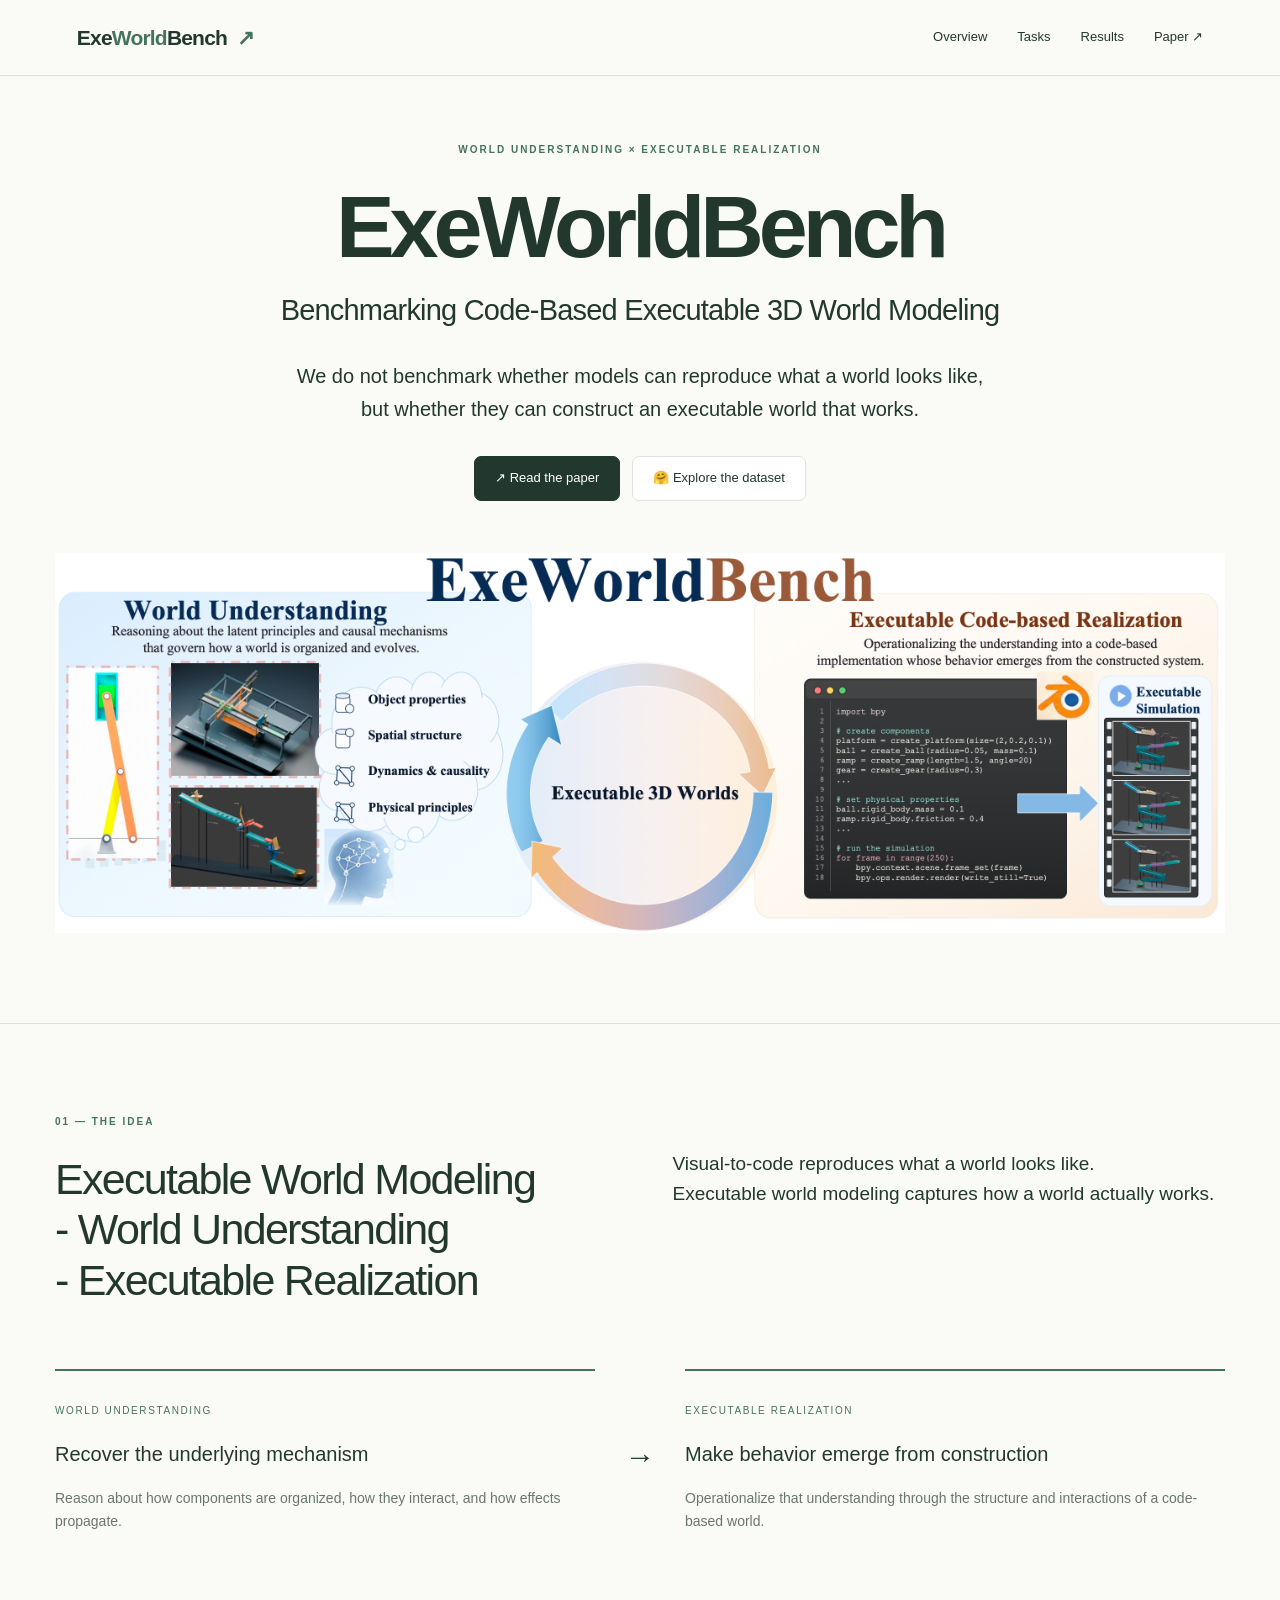
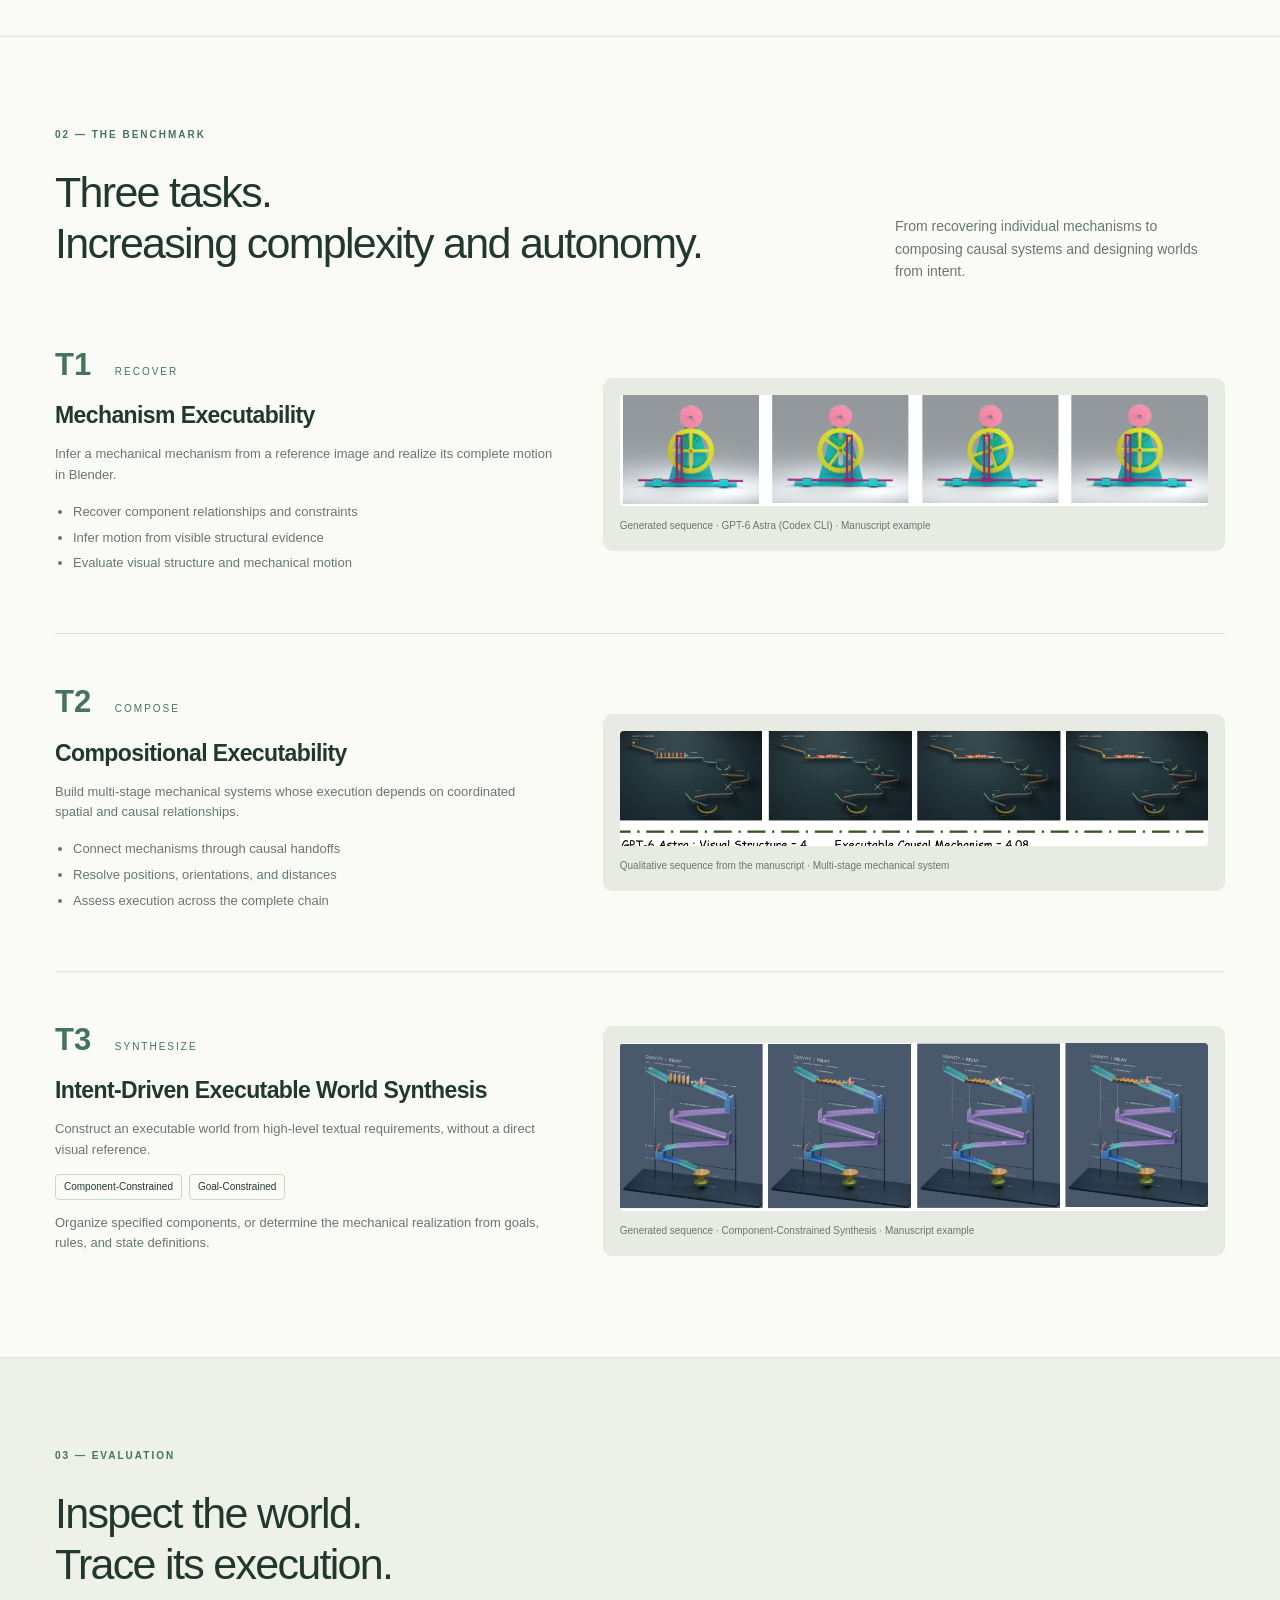
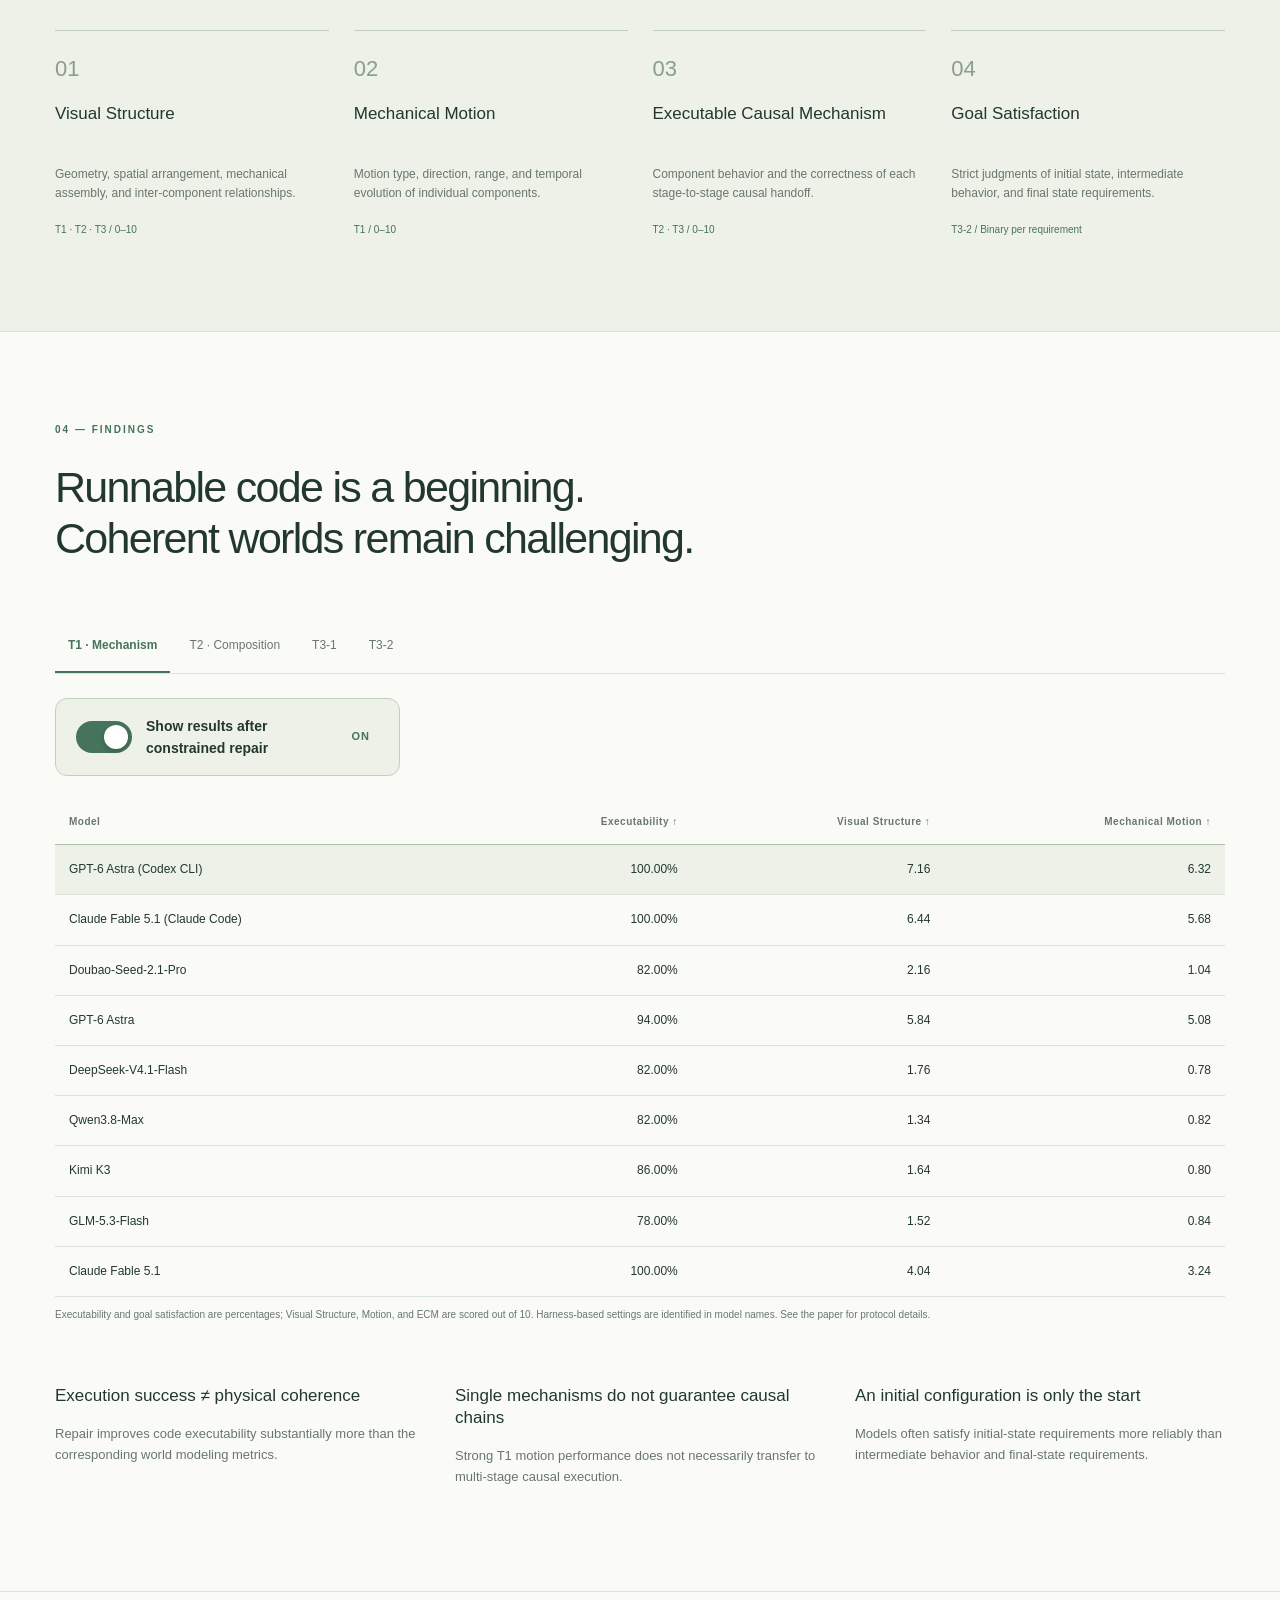
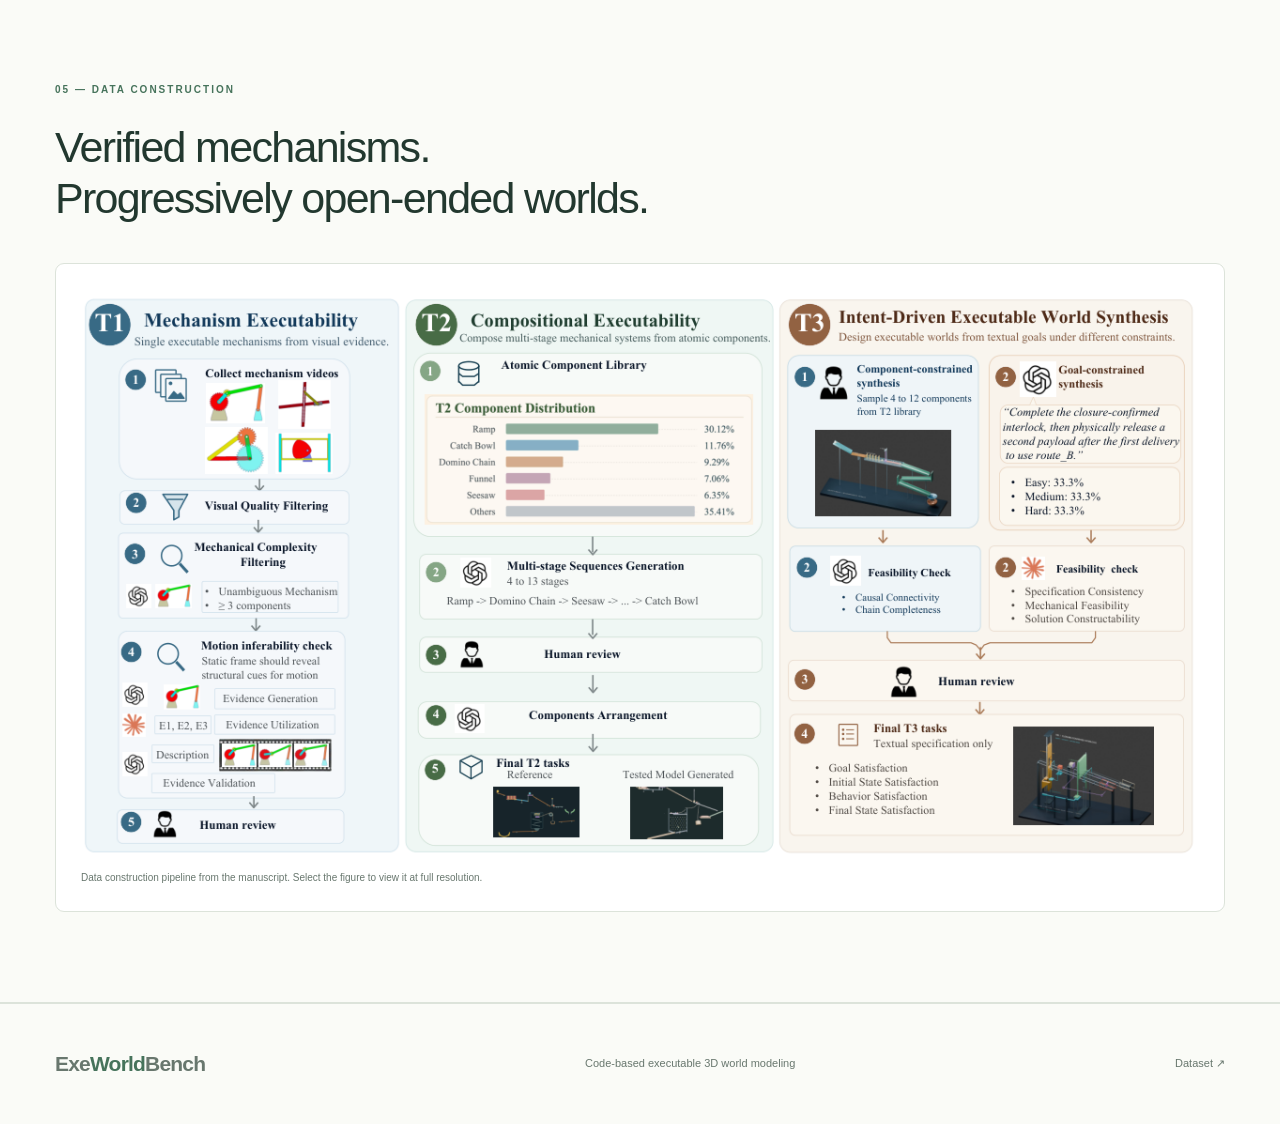
<file: index.html>
<!doctype html><html lang="en"><head><meta charset="utf-8"><meta name="viewport" content="width=device-width,initial-scale=1"><meta name="description" content="ExeWorldBench evaluates how world understanding is translated into executable code-based 3D construction."><title>ExeWorldBench · Executable 3D World Modeling</title><link rel="stylesheet" href="style.css"></head><body>
<header><a class="brand" href="#">Exe<span>World</span>Bench<span class="brand-dot">↗</span></a><nav aria-label="Main navigation"><a href="#overview">Overview</a><a href="#tasks">Tasks</a><a href="#results">Results</a><a href="assets/paper.pdf">Paper ↗</a></nav></header>
<main><section class="hero"><div class="eyebrow">WORLD UNDERSTANDING × EXECUTABLE REALIZATION</div><h1>ExeWorldBench</h1><p class="title-sub">Benchmarking Code-Based Executable 3D World Modeling</p><p class="hero-desc">We do not benchmark whether models can reproduce what a world looks like,<br>but whether they can construct an executable world that works.</p><div class="resources"><a class="button primary" href="assets/paper.pdf" target="_blank" rel="noopener">↗ Read the paper</a><a class="button" href="https://huggingface.co/datasets/HelenPeng/ExeWorldBench" target="_blank" rel="noopener">🤗 Explore the dataset</a></div>
<figure class="hero-figure"><img src="main.png" alt="ExeWorldBench overview: world understanding and executable code-based realization of 3D worlds" fetchpriority="high"></figure></section>
<section id="overview" class="overview"><div class="section-marker">01 — THE IDEA</div><div class="split"><h2>Executable World Modeling<br>- World Understanding<br>- Executable Realization</h2><div><p class="lead">Visual-to-code reproduces what a world looks like.<br>Executable world modeling captures how a world actually works.</p></div></div><div class="concepts"><article><span>WORLD UNDERSTANDING</span><h3>Recover the underlying mechanism</h3><p>Reason about how components are organized, how they interact, and how effects propagate.</p></article><div class="connector" aria-hidden="true">→</div><article><span>EXECUTABLE REALIZATION</span><h3>Make behavior emerge from construction</h3><p>Operationalize that understanding through the structure and interactions of a code-based world.</p></article></div></section>
<section id="tasks"><div class="section-marker">02 — THE BENCHMARK</div><div class="section-heading"><h2>Three tasks.<br>Increasing complexity and autonomy.</h2><p>From recovering individual mechanisms to composing causal systems and designing worlds from intent.</p></div><div class="task-list"><article class="task"><div class="task-copy"><span class="task-number">T1 <small>RECOVER</small></span><h3>Mechanism Executability</h3><p>Infer a mechanical mechanism from a reference image and realize its complete motion in Blender.</p><ul><li>Recover component relationships and constraints</li><li>Infer motion from visible structural evidence</li><li>Evaluate visual structure and mechanical motion</li></ul></div><figure><img src="assets/t1.png" alt="Four chronological Blender frames of a mechanical system from T1"><figcaption>Generated sequence · GPT-6 Astra (Codex CLI) · Manuscript example</figcaption></figure></article><article class="task"><div class="task-copy"><span class="task-number">T2 <small>COMPOSE</small></span><h3>Compositional Executability</h3><p>Build multi-stage mechanical systems whose execution depends on coordinated spatial and causal relationships.</p><ul><li>Connect mechanisms through causal handoffs</li><li>Resolve positions, orientations, and distances</li><li>Assess execution across the complete chain</li></ul></div><figure><img src="assets/t2.png" alt="Chronological frames of a multi-stage system from T2"><figcaption>Qualitative sequence from the manuscript · Multi-stage mechanical system</figcaption></figure></article><article class="task"><div class="task-copy"><span class="task-number">T3 <small>SYNTHESIZE</small></span><h3>Intent-Driven Executable World Synthesis</h3><p>Construct an executable world from high-level textual requirements, without a direct visual reference.</p><div class="pills"><span>Component-Constrained</span><span>Goal-Constrained</span></div><p>Organize specified components, or determine the mechanical realization from goals, rules, and state definitions.</p></div><figure><img src="assets/t3.png" alt="Four chronological frames of component-constrained world synthesis"><figcaption>Generated sequence · Component-Constrained Synthesis · Manuscript example</figcaption></figure></article></div></section>
<section class="evaluation"><div class="section-marker">03 — EVALUATION</div><h2>Inspect the world.<br>Trace its execution.</h2><div class="metric-grid"><article><span>01</span><h3>Visual Structure</h3><p>Geometry, spatial arrangement, mechanical assembly, and inter-component relationships.</p><small>T1 · T2 · T3 / 0–10</small></article><article><span>02</span><h3>Mechanical Motion</h3><p>Motion type, direction, range, and temporal evolution of individual components.</p><small>T1 / 0–10</small></article><article><span>03</span><h3>Executable Causal Mechanism</h3><p>Component behavior and the correctness of each stage-to-stage causal handoff.</p><small>T2 · T3 / 0–10</small></article><article><span>04</span><h3>Goal Satisfaction</h3><p>Strict judgments of initial state, intermediate behavior, and final state requirements.</p><small>T3-2 / Binary per requirement</small></article></div></section>
<section id="results"><div class="section-marker">04 — FINDINGS</div><div class="section-heading"><h2>Runnable code is a beginning.<br>Coherent worlds remain challenging.</h2></div><div class="tabs" role="tablist" aria-label="Result task"><button role="tab" aria-selected="true" data-task="0">T1 · Mechanism</button><button role="tab" aria-selected="false" data-task="1">T2 · Composition</button><button role="tab" aria-selected="false" data-task="2">T3-1</button><button role="tab" aria-selected="false" data-task="3">T3-2</button></div><label class="repair"><input id="repair" type="checkbox" role="switch" checked><span class="repair-track" aria-hidden="true"></span><span class="repair-copy">Show results after constrained repair</span><span class="repair-state" aria-hidden="true"><span class="repair-on">ON</span><span class="repair-off">OFF</span></span></label><div class="table-wrap"><table><thead id="table-head"></thead><tbody id="table-body"></tbody></table></div><p class="table-note">Executability and goal satisfaction are percentages; Visual Structure, Motion, and ECM are scored out of 10. Harness-based settings are identified in model names. See the paper for protocol details.</p><div class="findings"><article><h3>Execution success ≠ physical coherence</h3><p>Repair improves code executability substantially more than the corresponding world modeling metrics.</p></article><article><h3>Single mechanisms do not guarantee causal chains</h3><p>Strong T1 motion performance does not necessarily transfer to multi-stage causal execution.</p></article><article><h3>An initial configuration is only the start</h3><p>Models often satisfy initial-state requirements more reliably than intermediate behavior and final-state requirements.</p></article></div></section>
<section class="construction"><div class="section-marker">05 — DATA CONSTRUCTION</div><h2>Verified mechanisms.<br>Progressively open-ended worlds.</h2><figure><a href="assets/pipeline.png" target="_blank"><img src="assets/pipeline.png" alt="The paper's data construction pipeline for T1, T2, and T3"></a><figcaption>Data construction pipeline from the manuscript. Select the figure to view it at full resolution.</figcaption></figure></section>

<footer><a class="brand" href="#">Exe<span>World</span>Bench</a><p>Code-based executable 3D world modeling</p><a href="https://huggingface.co/datasets/HelenPeng/ExeWorldBench">Dataset ↗</a></footer></main><script src="app.js"></script></body></html>
</file>
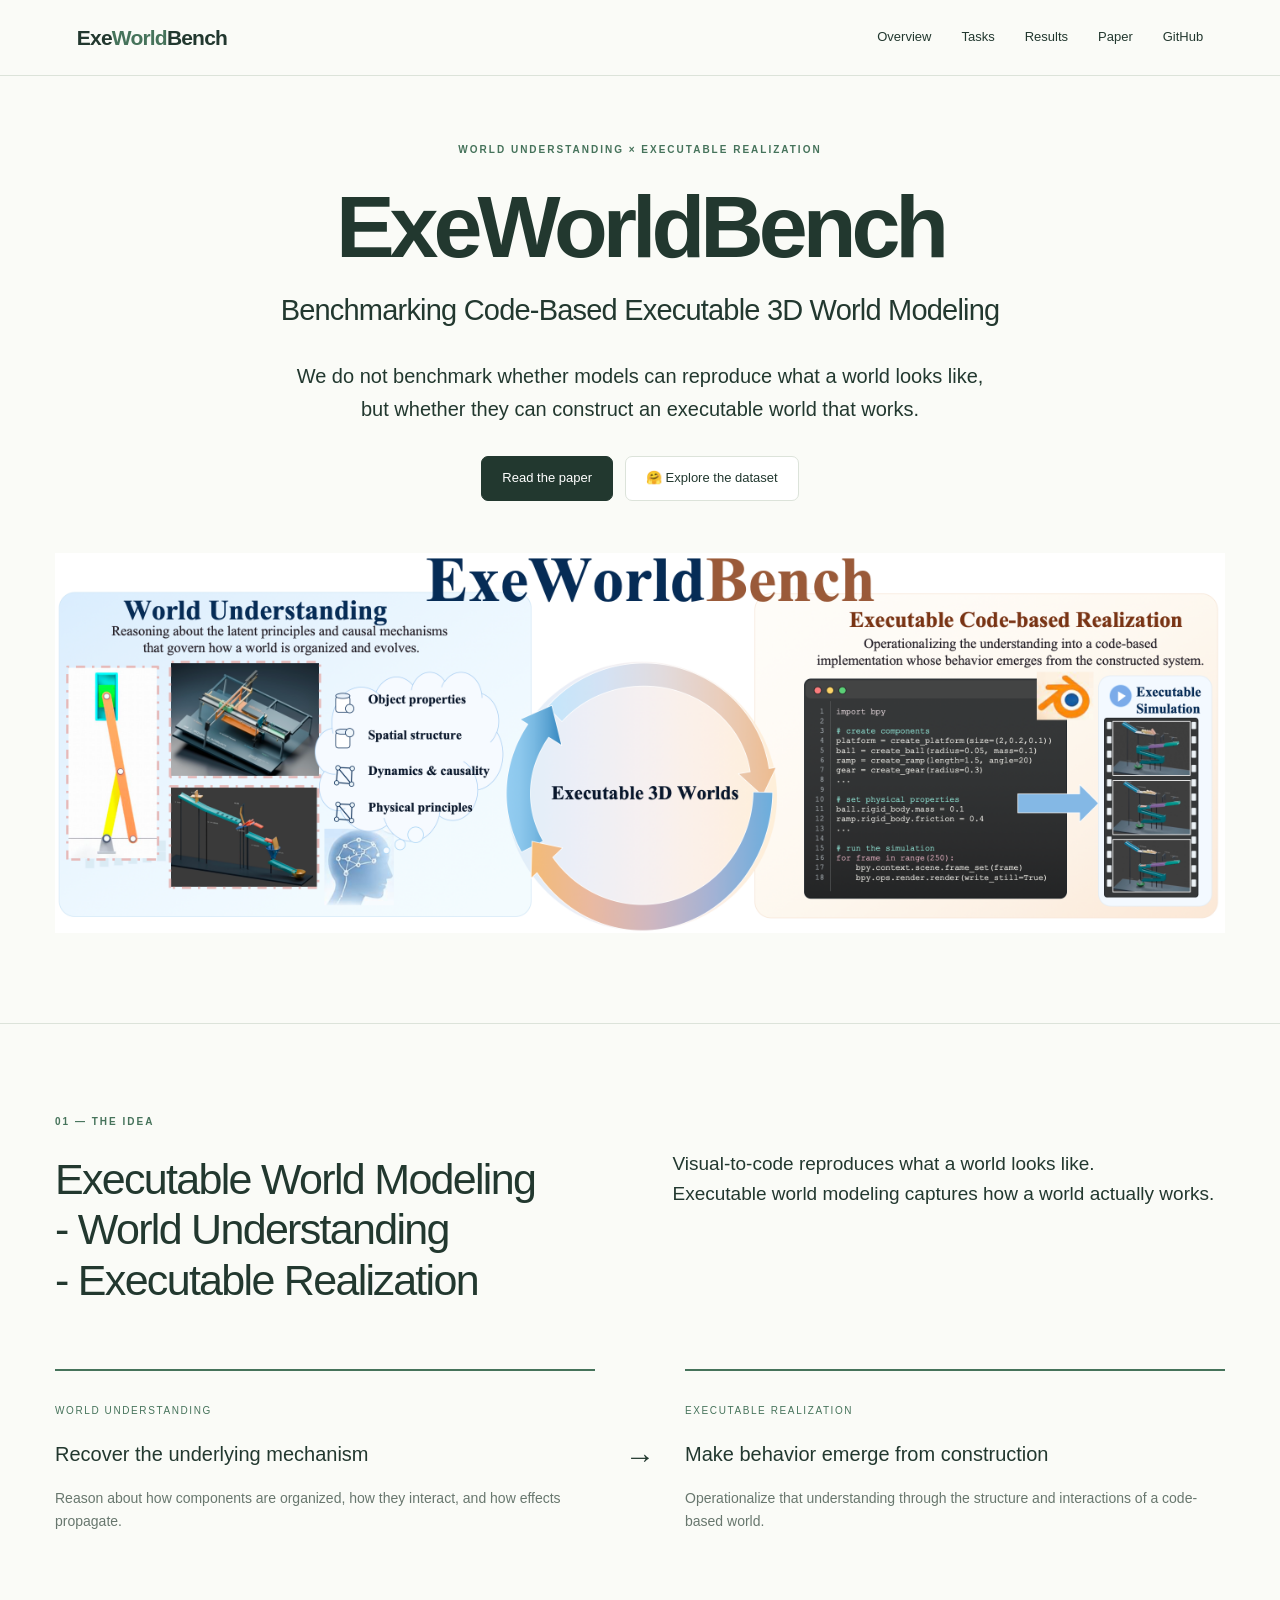
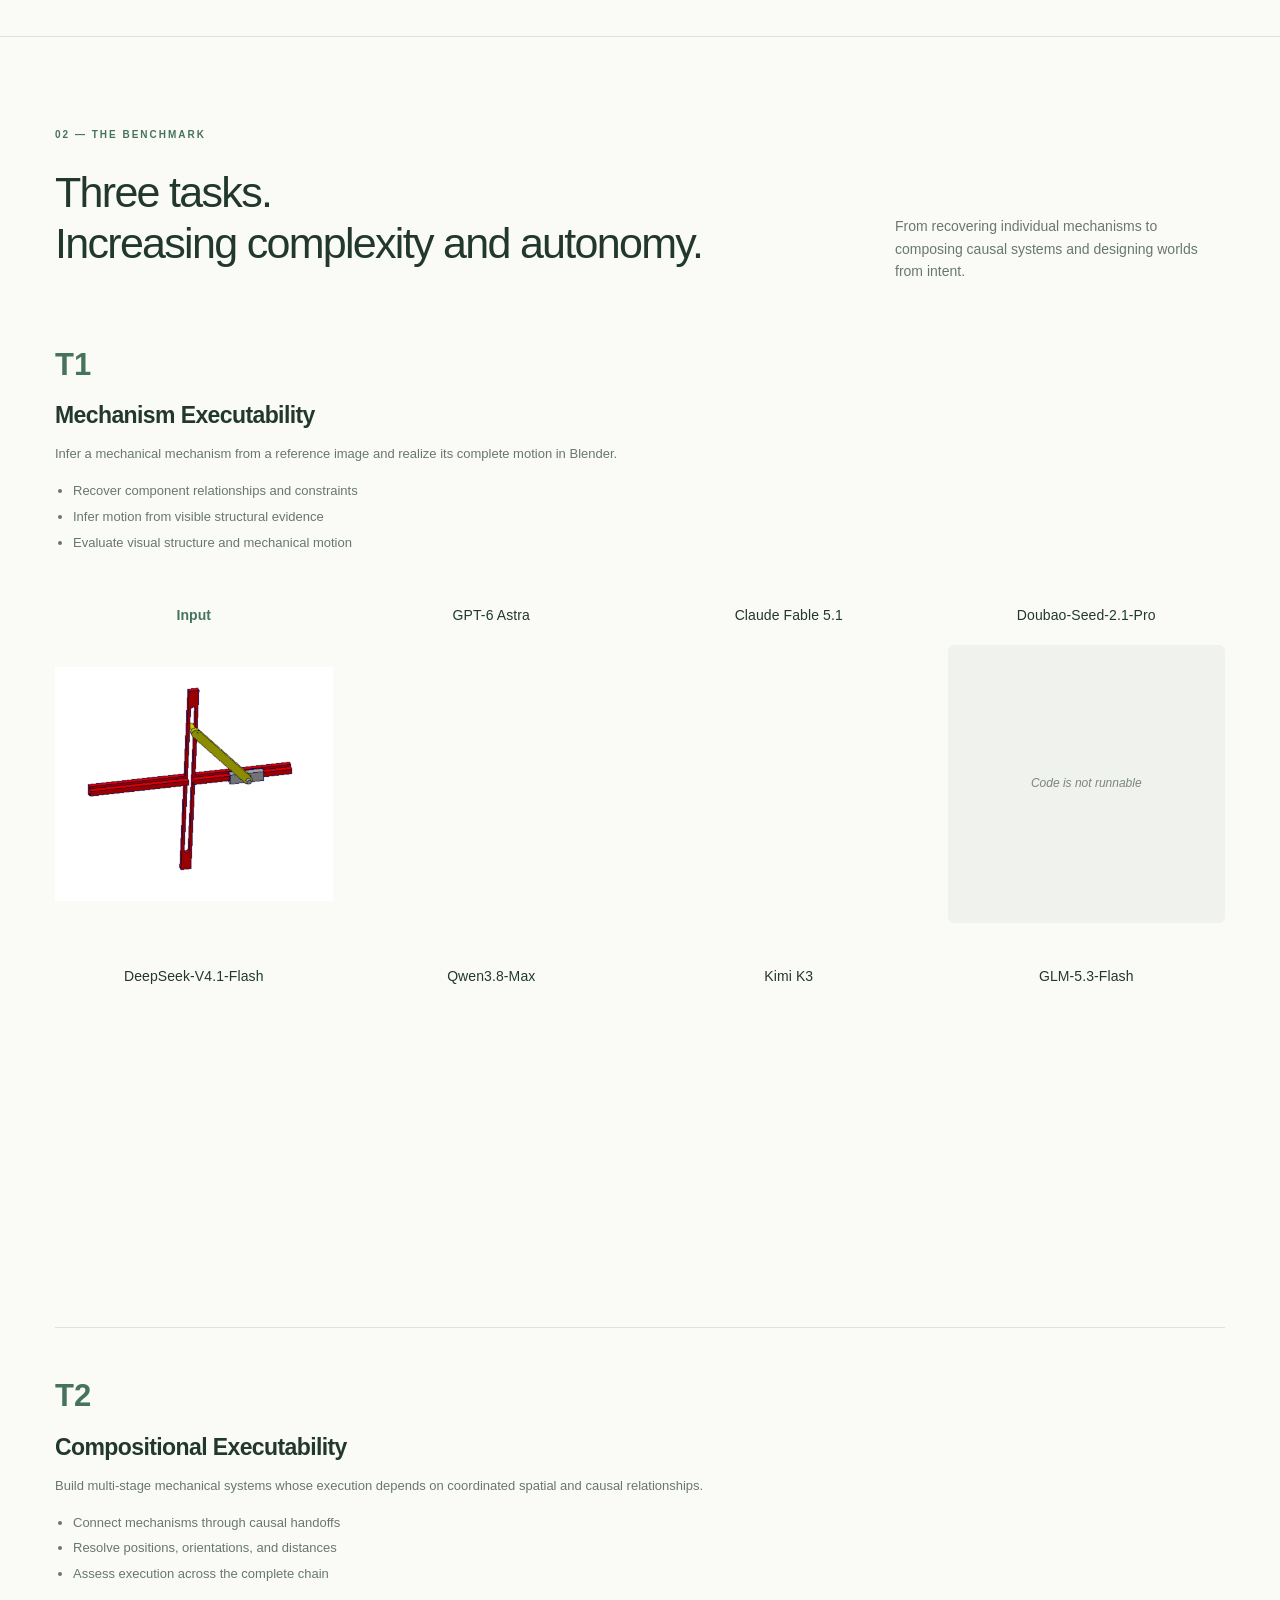
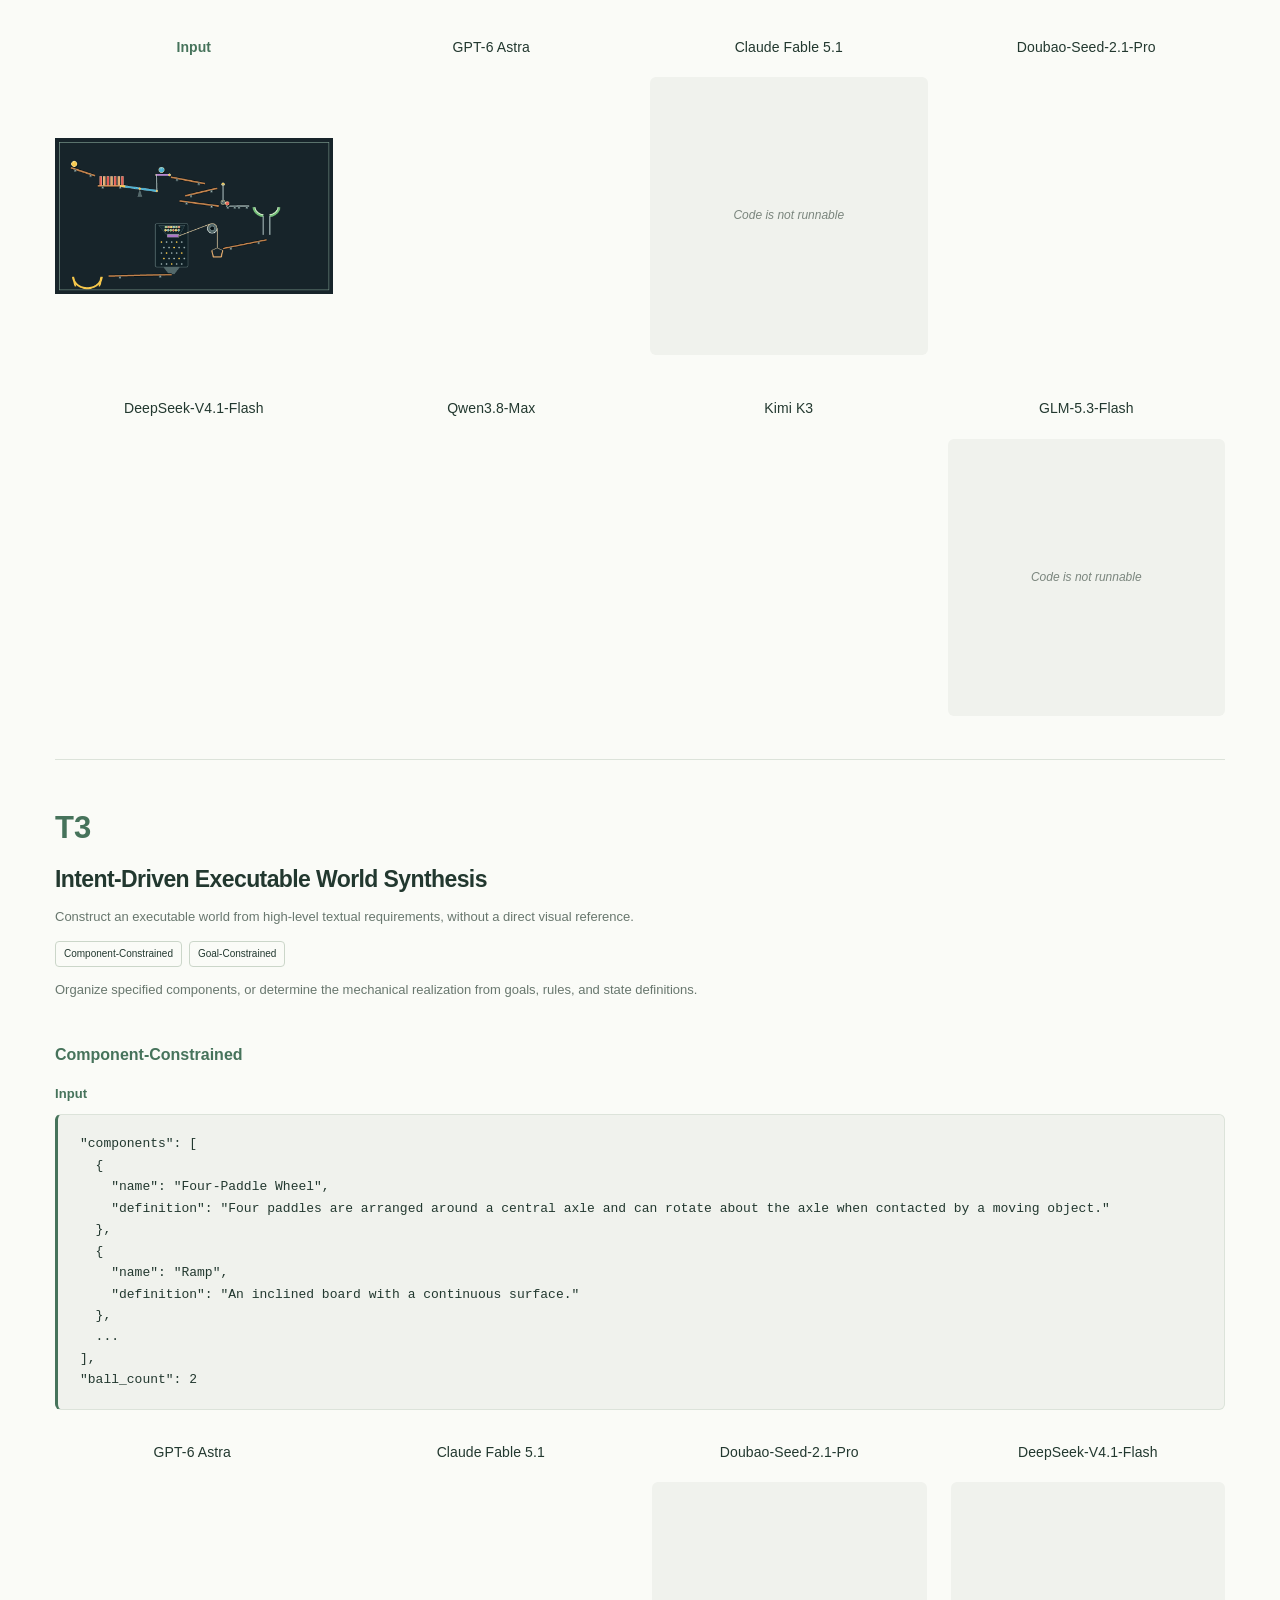
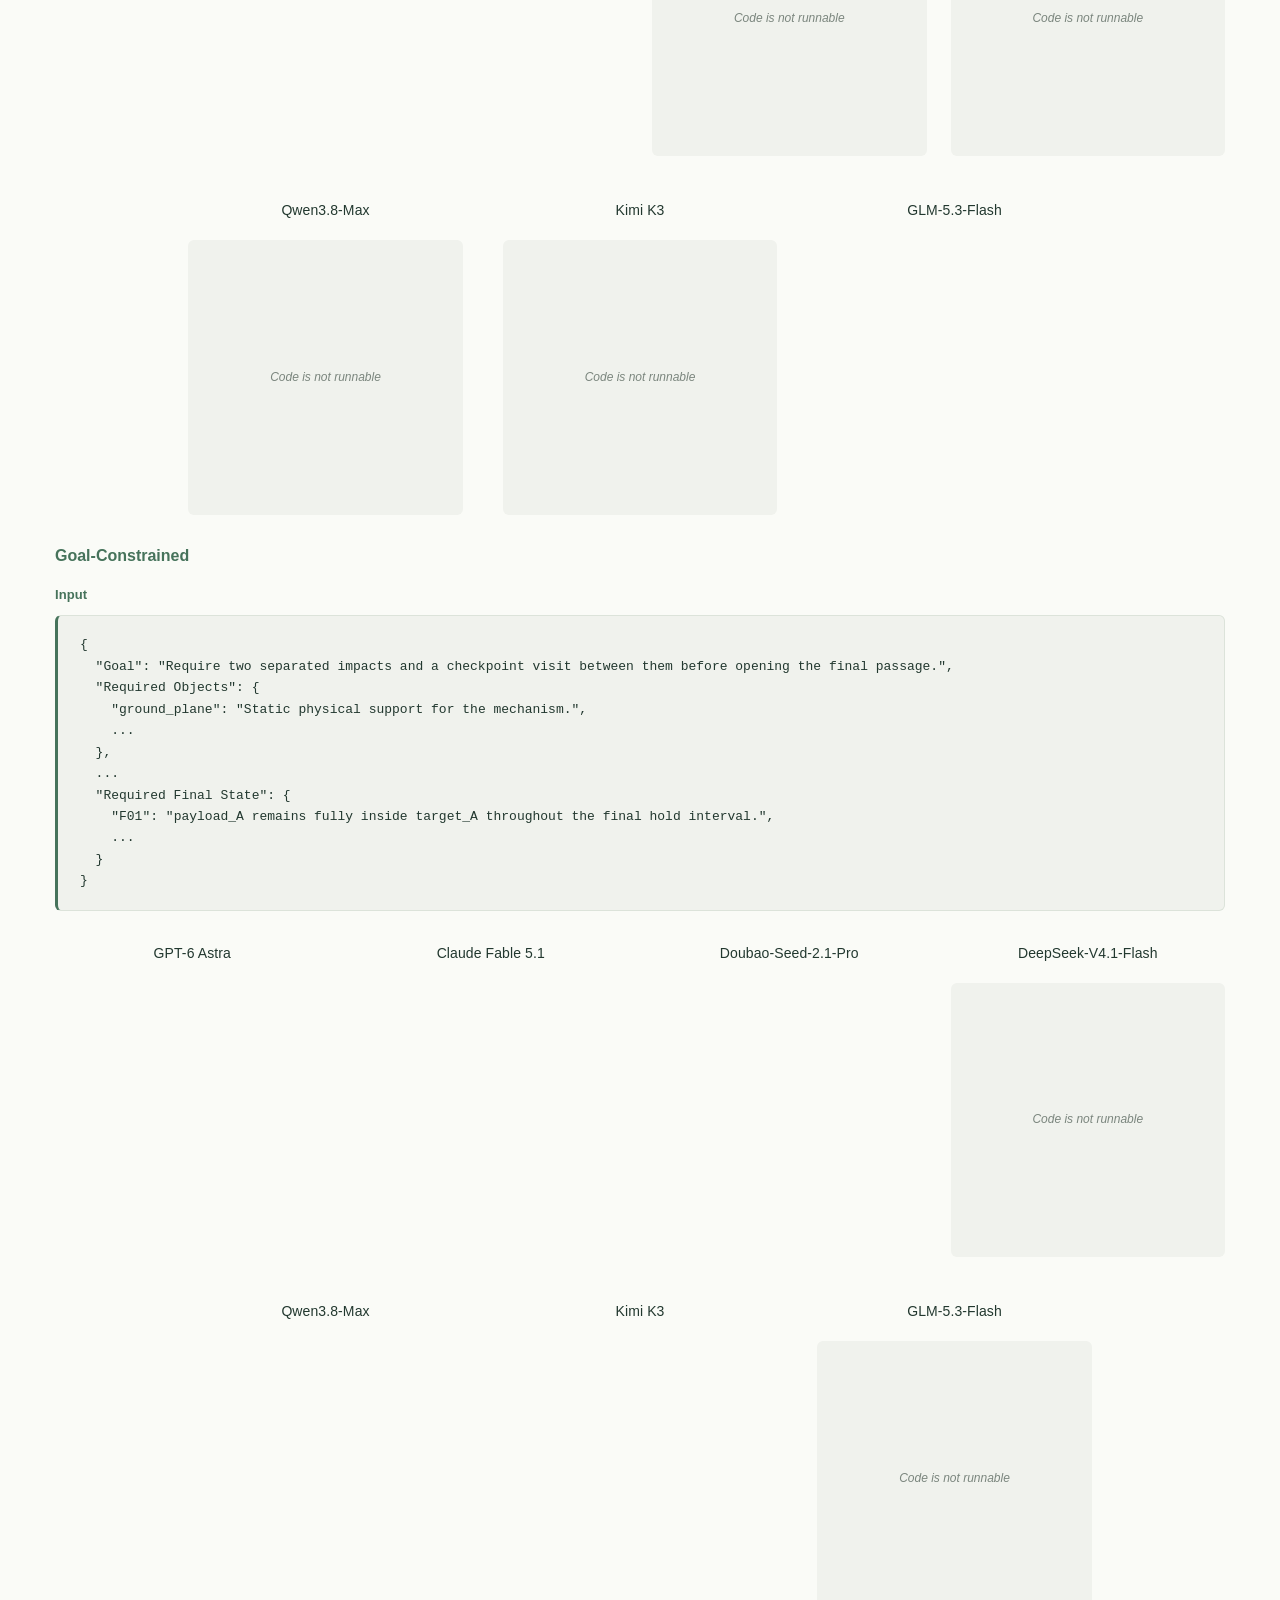
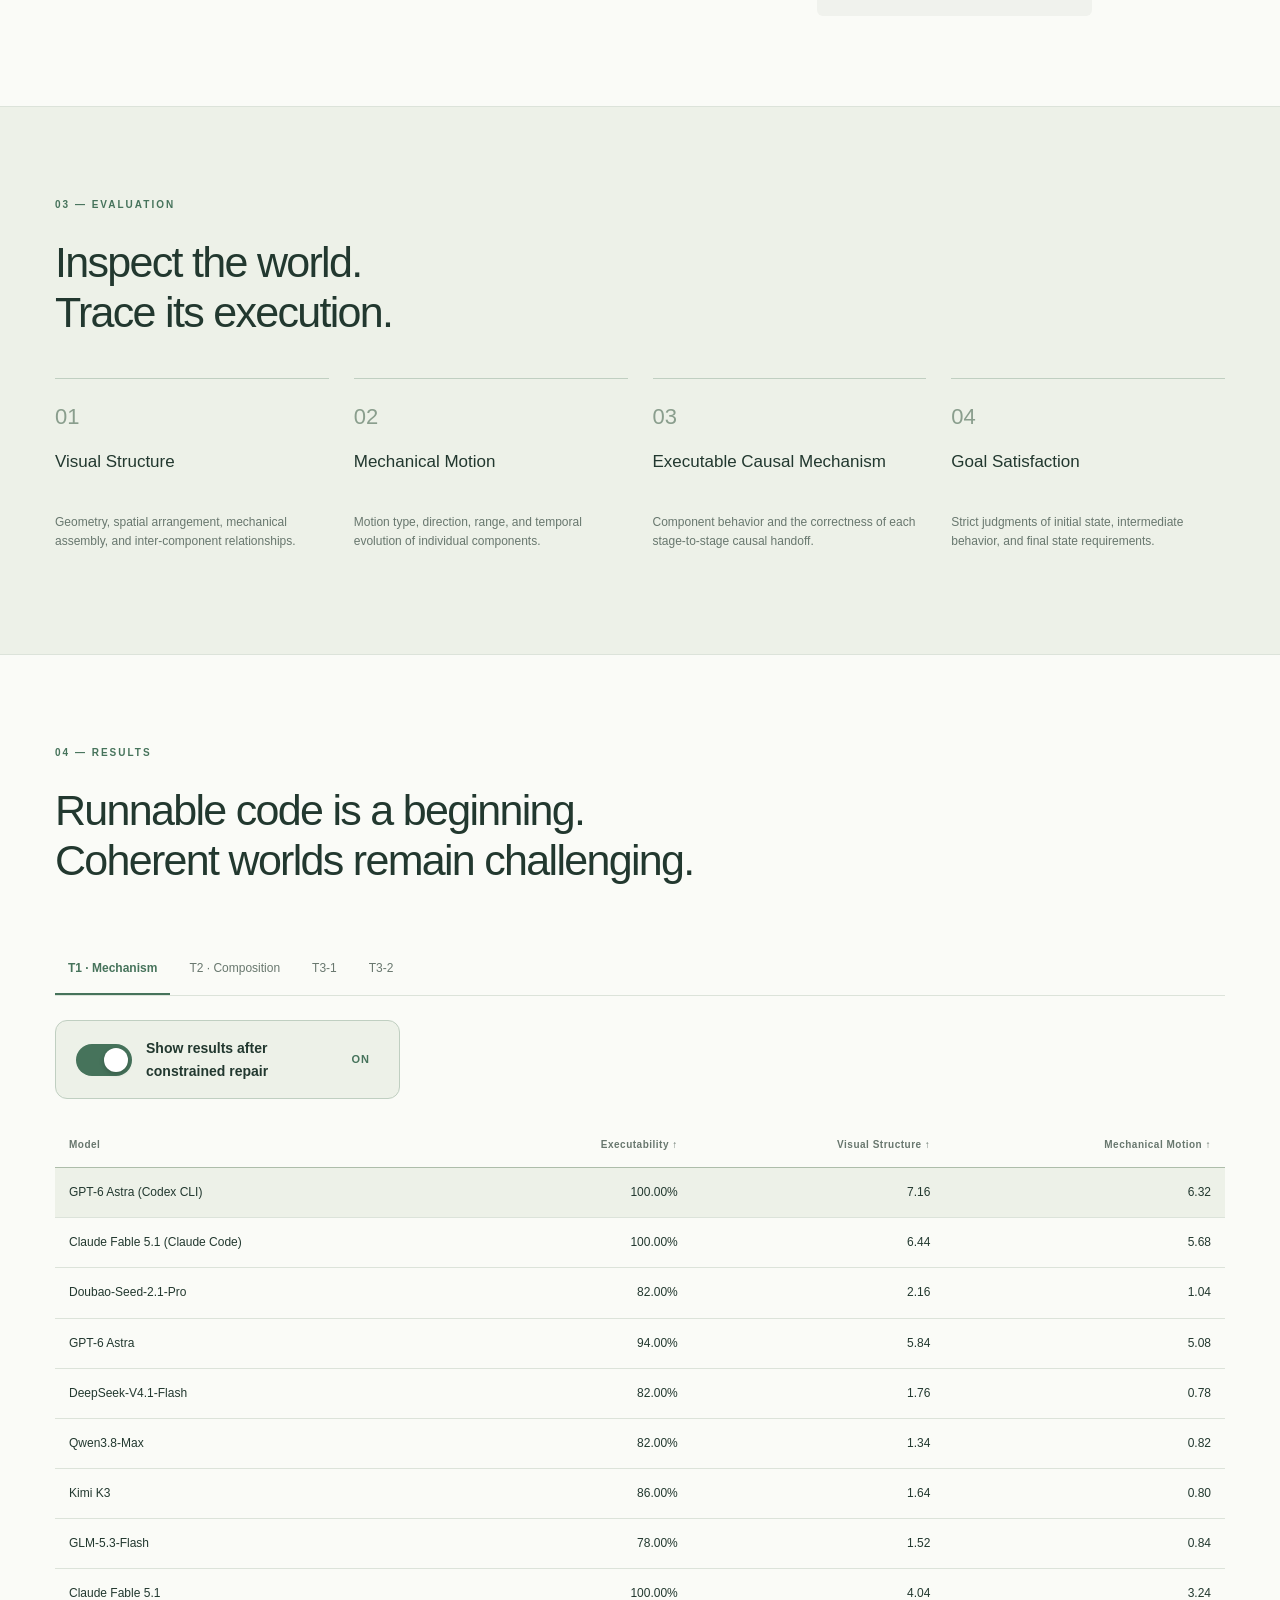
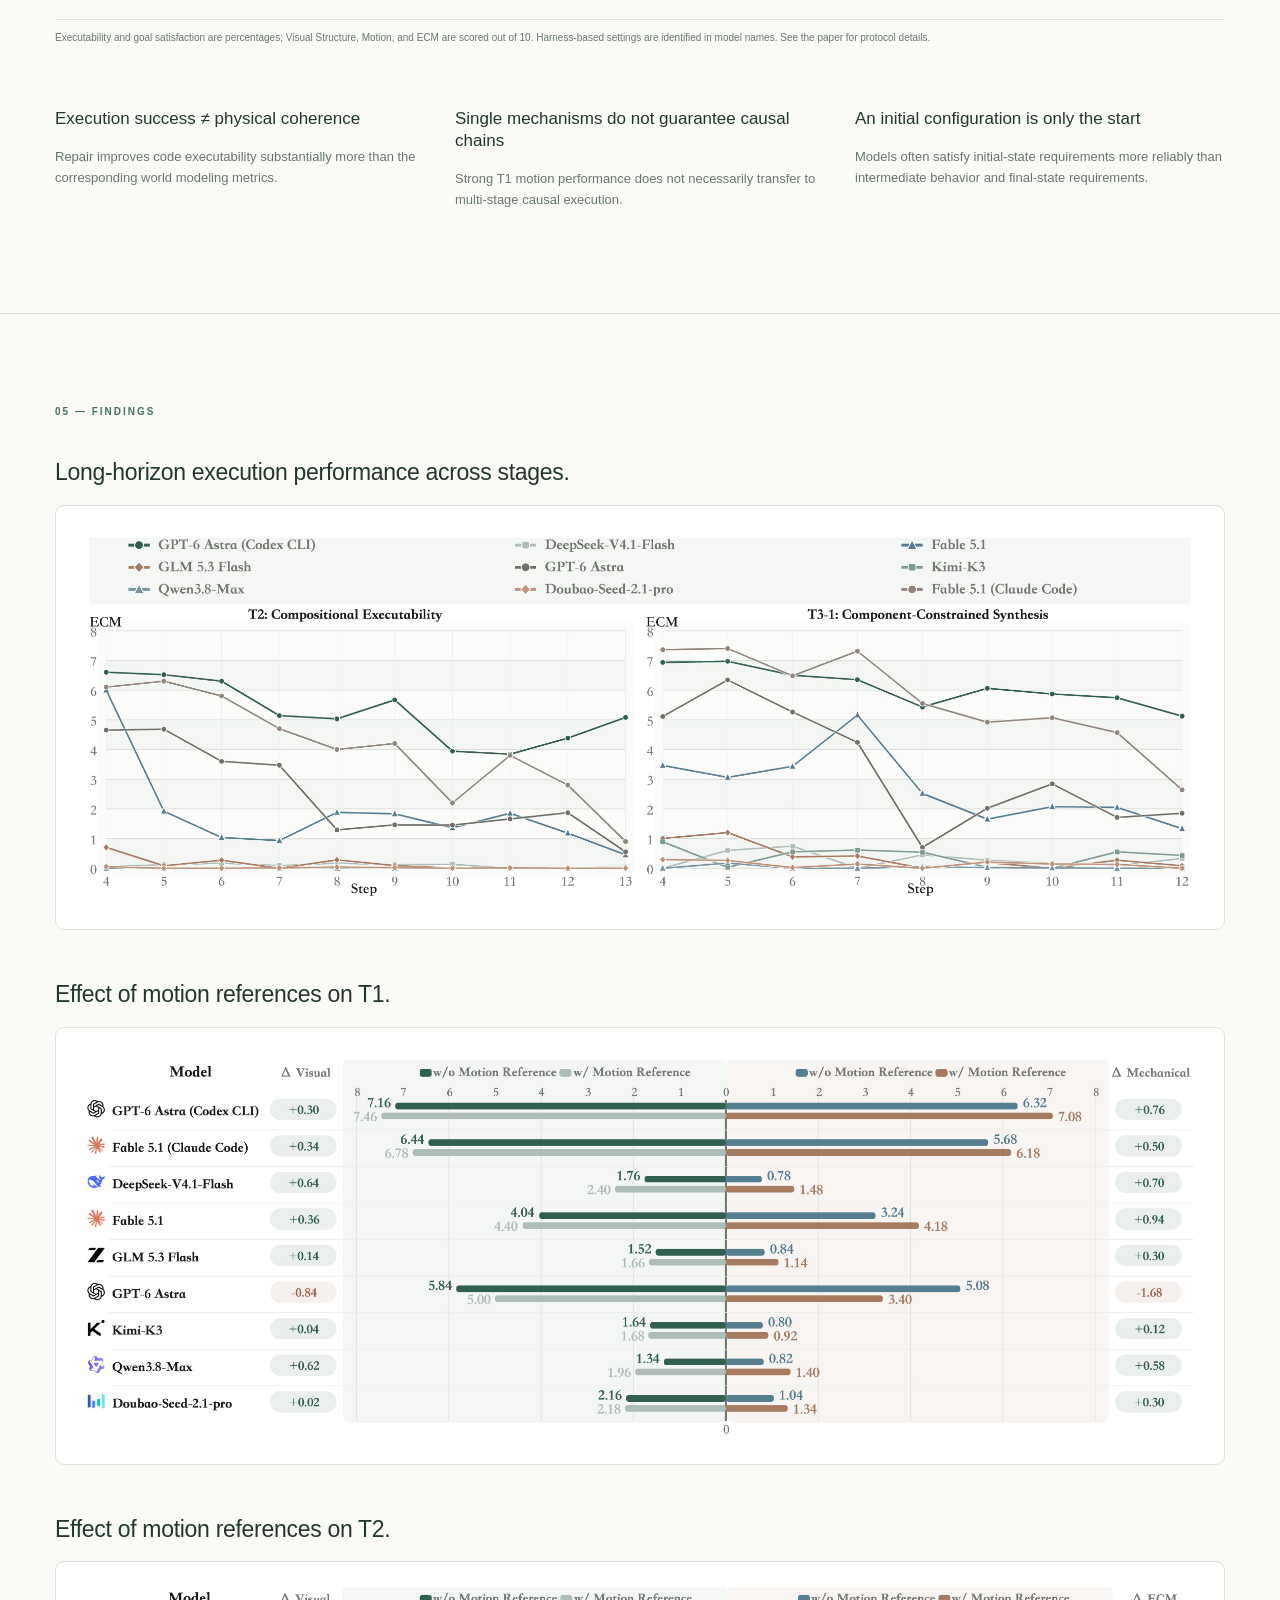
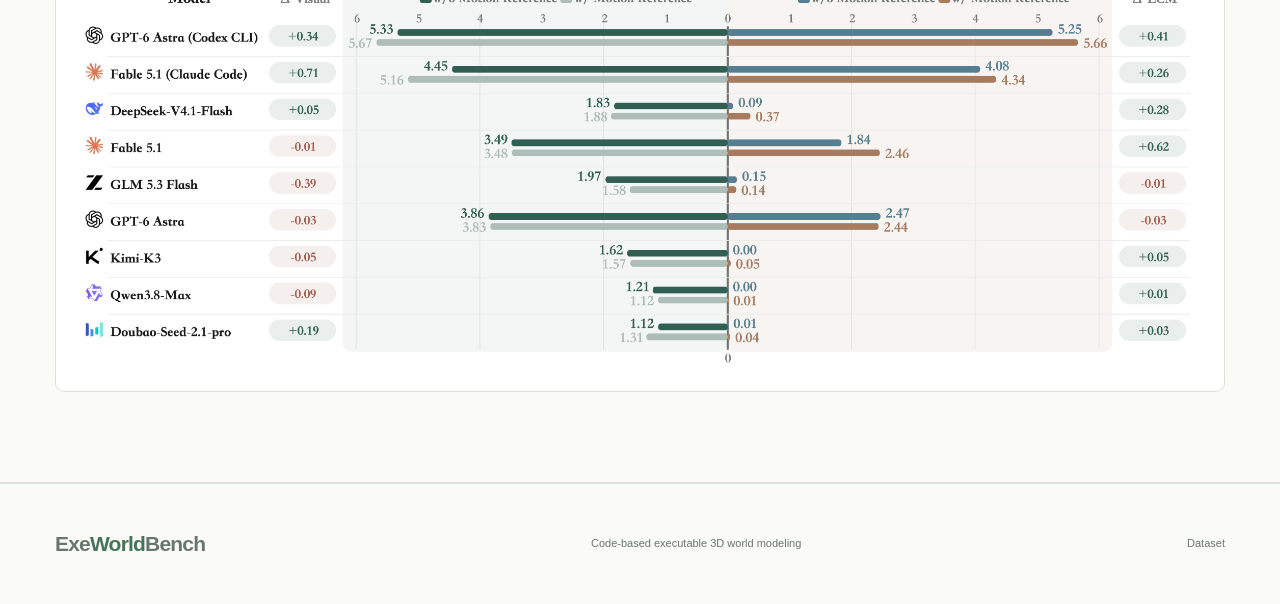
<file: web/index.html>
<!doctype html><html lang="en"><head><meta charset="utf-8"><meta name="viewport" content="width=device-width,initial-scale=1"><meta name="description" content="ExeWorldBench evaluates how world understanding is translated into executable code-based 3D construction."><title>ExeWorldBench · Executable 3D World Modeling</title><link rel="stylesheet" href="style.css?v=borderless-media"></head><body>
<header><a class="brand" href="#">Exe<span>World</span>Bench</a><nav aria-label="Main navigation"><a href="#overview">Overview</a><a href="#tasks">Tasks</a><a href="#results">Results</a><a href="https://arxiv.org/pdf/2610.15166" target="_blank" rel="noopener">Paper</a><a href="https://github.com/Helen1p/ExeWorldBench" target="_blank" rel="noopener">GitHub</a></nav></header>
<main><section class="hero"><div class="eyebrow">WORLD UNDERSTANDING × EXECUTABLE REALIZATION</div><h1>ExeWorldBench</h1><p class="title-sub">Benchmarking Code-Based Executable 3D World Modeling</p><p class="hero-desc">We do not benchmark whether models can reproduce what a world looks like,<br>but whether they can construct an executable world that works.</p><div class="resources"><a class="button primary" href="https://arxiv.org/pdf/2610.15166" target="_blank" rel="noopener">Read the paper</a><a class="button" href="https://huggingface.co/datasets/HelenPeng/ExeWorldBench" target="_blank" rel="noopener">🤗 Explore the dataset</a></div>
<figure class="hero-figure"><img src="main.png" alt="ExeWorldBench overview: world understanding and executable code-based realization of 3D worlds" fetchpriority="high"></figure></section>
<section id="overview" class="overview"><div class="section-marker">01 — THE IDEA</div><div class="split"><h2>Executable World Modeling<br>- World Understanding<br>- Executable Realization</h2><div><p class="lead">Visual-to-code reproduces what a world looks like.<br>Executable world modeling captures how a world actually works.</p></div></div><div class="concepts"><article><span>WORLD UNDERSTANDING</span><h3>Recover the underlying mechanism</h3><p>Reason about how components are organized, how they interact, and how effects propagate.</p></article><div class="connector" aria-hidden="true">→</div><article><span>EXECUTABLE REALIZATION</span><h3>Make behavior emerge from construction</h3><p>Operationalize that understanding through the structure and interactions of a code-based world.</p></article></div></section>
<section id="tasks"><div class="section-marker">02 — THE BENCHMARK</div><div class="section-heading"><h2>Three tasks.<br>Increasing complexity and autonomy.</h2><p>From recovering individual mechanisms to composing causal systems and designing worlds from intent.</p></div><div class="task-list"><article class="task"><div class="task-copy"><span class="task-number">T1</span><h3>Mechanism Executability</h3><p>Infer a mechanical mechanism from a reference image and realize its complete motion in Blender.</p><ul><li>Recover component relationships and constraints</li><li>Infer motion from visible structural evidence</li><li>Evaluate visual structure and mechanical motion</li></ul></div><div class="t1-comparison" role="region" aria-label="T1 input and model video comparison"><div class="t1-comparison-row"><div class="comparison-card comparison-input"><h4>Input</h4><div class="comparison-media"><img src="assets/t1-input.png" alt="Reference mechanism with perpendicular red guides and a yellow connecting rod"></div></div><div class="comparison-outputs"><div class="comparison-card"><h4>GPT-6 Astra</h4><div class="comparison-media"><video autoplay loop muted playsinline disablepictureinpicture disableremoteplayback preload="auto" aria-label="GPT-6 Astra mechanism simulation"><source src="assets/t1-videos/gpt6.mp4" type="video/mp4">Your browser does not support video playback.</video></div></div><div class="comparison-card"><h4>Claude Fable 5.1</h4><div class="comparison-media"><video autoplay loop muted playsinline disablepictureinpicture disableremoteplayback preload="auto" aria-label="Claude Fable 5.1 mechanism simulation"><source src="assets/t1-videos/fable5_1.mp4" type="video/mp4">Your browser does not support video playback.</video></div></div><div class="comparison-card"><h4>Doubao-Seed-2.1-Pro</h4><div class="comparison-media comparison-unavailable"><span>Code is not runnable</span></div></div><div class="comparison-card"><h4>DeepSeek-V4.1-Flash</h4><div class="comparison-media"><video autoplay loop muted playsinline disablepictureinpicture disableremoteplayback preload="auto" aria-label="DeepSeek-V4.1-Flash mechanism simulation"><source src="assets/t1-videos/deepseek.mp4" type="video/mp4">Your browser does not support video playback.</video></div></div><div class="comparison-card"><h4>Qwen3.8-Max</h4><div class="comparison-media"><video autoplay loop muted playsinline disablepictureinpicture disableremoteplayback preload="auto" aria-label="Qwen3.8-Max mechanism simulation"><source src="assets/t1-videos/qwen3.8-max.mp4" type="video/mp4">Your browser does not support video playback.</video></div></div><div class="comparison-card"><h4>Kimi K3</h4><div class="comparison-media"><video autoplay loop muted playsinline disablepictureinpicture disableremoteplayback preload="auto" aria-label="Kimi K3 mechanism simulation"><source src="assets/t1-videos/kimi-k3.mp4" type="video/mp4">Your browser does not support video playback.</video></div></div><div class="comparison-card"><h4>GLM-5.3-Flash</h4><div class="comparison-media"><video autoplay loop muted playsinline disablepictureinpicture disableremoteplayback preload="auto" aria-label="GLM-5.3-Flash mechanism simulation"><source src="assets/t1-videos/glm.mp4" type="video/mp4">Your browser does not support video playback.</video></div></div></div></div></div></article><article class="task"><div class="task-copy"><span class="task-number">T2</span><h3>Compositional Executability</h3><p>Build multi-stage mechanical systems whose execution depends on coordinated spatial and causal relationships.</p><ul><li>Connect mechanisms through causal handoffs</li><li>Resolve positions, orientations, and distances</li><li>Assess execution across the complete chain</li></ul></div><div class="t1-comparison" role="region" aria-label="T2 input and model video comparison"><div class="t1-comparison-row"><div class="comparison-card comparison-input"><h4>Input</h4><div class="comparison-media"><img src="assets/t2-input.png" alt="Reference multi-stage mechanical system for T2"></div></div><div class="comparison-outputs"><div class="comparison-card"><h4>GPT-6 Astra</h4><div class="comparison-media"><video autoplay loop muted playsinline disablepictureinpicture disableremoteplayback preload="auto" aria-label="GPT-6 Astra compositional simulation"><source src="assets/t2-videos/gpt6.mp4" type="video/mp4">Your browser does not support video playback.</video></div></div><div class="comparison-card"><h4>Claude Fable 5.1</h4><div class="comparison-media comparison-unavailable"><span>Code is not runnable</span></div></div><div class="comparison-card"><h4>Doubao-Seed-2.1-Pro</h4><div class="comparison-media"><video autoplay loop muted playsinline disablepictureinpicture disableremoteplayback preload="auto" aria-label="Doubao-Seed-2.1-Pro compositional simulation"><source src="assets/t2-videos/seed_2_1.mp4?v=6-8s" type="video/mp4">Your browser does not support video playback.</video></div></div><div class="comparison-card"><h4>DeepSeek-V4.1-Flash</h4><div class="comparison-media"><video autoplay loop muted playsinline disablepictureinpicture disableremoteplayback preload="auto" aria-label="DeepSeek-V4.1-Flash compositional simulation"><source src="assets/t2-videos/deepseek.mp4?v=3-6s" type="video/mp4">Your browser does not support video playback.</video></div></div><div class="comparison-card"><h4>Qwen3.8-Max</h4><div class="comparison-media"><video autoplay loop muted playsinline disablepictureinpicture disableremoteplayback preload="auto" aria-label="Qwen3.8-Max compositional simulation"><source src="assets/t2-videos/qwen3.8-max.mp4?v=0-6s" type="video/mp4">Your browser does not support video playback.</video></div></div><div class="comparison-card"><h4>Kimi K3</h4><div class="comparison-media"><video autoplay loop muted playsinline disablepictureinpicture disableremoteplayback preload="auto" aria-label="Kimi K3 compositional simulation"><source src="assets/t2-videos/kimi-k3.mp4" type="video/mp4">Your browser does not support video playback.</video></div></div><div class="comparison-card"><h4>GLM-5.3-Flash</h4><div class="comparison-media comparison-unavailable"><span>Code is not runnable</span></div></div></div></div></div></article><article class="task"><div class="task-copy"><span class="task-number">T3</span><h3>Intent-Driven Executable World Synthesis</h3><p>Construct an executable world from high-level textual requirements, without a direct visual reference.</p><div class="pills"><span>Component-Constrained</span><span>Goal-Constrained</span></div><p>Organize specified components, or determine the mechanical realization from goals, rules, and state definitions.</p></div><div class="t1-comparison t3-comparison" role="region" aria-label="Component-Constrained input and model video comparison"><h4 class="comparison-section-title">Component-Constrained</h4><div class="t1-comparison-row"><div class="comparison-card comparison-input"><h4>Input</h4><div class="comparison-media comparison-text"><pre>&quot;components&quot;: [
  {
    &quot;name&quot;: &quot;Four-Paddle Wheel&quot;,
    &quot;definition&quot;: &quot;Four paddles are arranged around a central axle and can rotate about the axle when contacted by a moving object.&quot;
  },
  {
    &quot;name&quot;: &quot;Ramp&quot;,
    &quot;definition&quot;: &quot;An inclined board with a continuous surface.&quot;
  },
  ...
],
&quot;ball_count&quot;: 2</pre></div></div><div class="comparison-outputs"><div class="comparison-card"><h4>GPT-6 Astra</h4><div class="comparison-media"><video autoplay loop muted playsinline disablepictureinpicture disableremoteplayback preload="auto" aria-label="GPT-6 Astra component-constrained world simulation"><source src="assets/t3-1-videos/gpt6.mp4?v=0-14s" type="video/mp4">Your browser does not support video playback.</video></div></div><div class="comparison-card"><h4>Claude Fable 5.1</h4><div class="comparison-media"><video autoplay loop muted playsinline disablepictureinpicture disableremoteplayback preload="auto" aria-label="Claude Fable 5.1 component-constrained world simulation"><source src="assets/t3-1-videos/fable5_1.mp4?v=0-11s" type="video/mp4">Your browser does not support video playback.</video></div></div><div class="comparison-card"><h4>Doubao-Seed-2.1-Pro</h4><div class="comparison-media comparison-unavailable"><span>Code is not runnable</span></div></div><div class="comparison-card"><h4>DeepSeek-V4.1-Flash</h4><div class="comparison-media comparison-unavailable"><span>Code is not runnable</span></div></div><div class="comparison-card"><h4>Qwen3.8-Max</h4><div class="comparison-media comparison-unavailable"><span>Code is not runnable</span></div></div><div class="comparison-card"><h4>Kimi K3</h4><div class="comparison-media comparison-unavailable"><span>Code is not runnable</span></div></div><div class="comparison-card"><h4>GLM-5.3-Flash</h4><div class="comparison-media"><video autoplay loop muted playsinline disablepictureinpicture disableremoteplayback preload="auto" aria-label="GLM-5.3-Flash component-constrained world simulation"><source src="assets/t3-1-videos/glm.mp4?v=0-14s" type="video/mp4">Your browser does not support video playback.</video></div></div></div></div></div><div class="t1-comparison t3-comparison" role="region" aria-label="Goal-Constrained input and model video comparison"><h4 class="comparison-section-title">Goal-Constrained</h4><div class="t1-comparison-row"><div class="comparison-card comparison-input"><h4>Input</h4><div class="comparison-media comparison-text"><pre>{
  &quot;Goal&quot;: &quot;Require two separated impacts and a checkpoint visit between them before opening the final passage.&quot;,
  &quot;Required Objects&quot;: {
    &quot;ground_plane&quot;: &quot;Static physical support for the mechanism.&quot;,
    ...
  },
  ...
  &quot;Required Final State&quot;: {
    &quot;F01&quot;: &quot;payload_A remains fully inside target_A throughout the final hold interval.&quot;,
    ...
  }
}</pre></div></div><div class="comparison-outputs"><div class="comparison-card"><h4>GPT-6 Astra</h4><div class="comparison-media"><video autoplay loop muted playsinline disablepictureinpicture disableremoteplayback preload="auto" aria-label="GPT-6 Astra goal-constrained world simulation"><source src="assets/t3-2-videos/gpt6.mp4?v=0-15s" type="video/mp4">Your browser does not support video playback.</video></div></div><div class="comparison-card"><h4>Claude Fable 5.1</h4><div class="comparison-media"><video autoplay loop muted playsinline disablepictureinpicture disableremoteplayback preload="auto" aria-label="Claude Fable 5.1 goal-constrained world simulation"><source src="assets/t3-2-videos/fable5_1.mp4?v=0-11s" type="video/mp4">Your browser does not support video playback.</video></div></div><div class="comparison-card"><h4>Doubao-Seed-2.1-Pro</h4><div class="comparison-media"><video autoplay loop muted playsinline disablepictureinpicture disableremoteplayback preload="auto" aria-label="Doubao-Seed-2.1-Pro goal-constrained world simulation"><source src="assets/t3-2-videos/seed_2_1.mp4" type="video/mp4">Your browser does not support video playback.</video></div></div><div class="comparison-card"><h4>DeepSeek-V4.1-Flash</h4><div class="comparison-media comparison-unavailable"><span>Code is not runnable</span></div></div><div class="comparison-card"><h4>Qwen3.8-Max</h4><div class="comparison-media"><video autoplay loop muted playsinline disablepictureinpicture disableremoteplayback preload="auto" aria-label="Qwen3.8-Max goal-constrained world simulation"><source src="assets/t3-2-videos/qwen3.8-max.mp4" type="video/mp4">Your browser does not support video playback.</video></div></div><div class="comparison-card"><h4>Kimi K3</h4><div class="comparison-media"><video autoplay loop muted playsinline disablepictureinpicture disableremoteplayback preload="auto" aria-label="Kimi K3 goal-constrained world simulation"><source src="assets/t3-2-videos/kimi-k3.mp4?v=0-9s" type="video/mp4">Your browser does not support video playback.</video></div></div><div class="comparison-card"><h4>GLM-5.3-Flash</h4><div class="comparison-media comparison-unavailable"><span>Code is not runnable</span></div></div></div></div></div></article></div></section>
<section class="evaluation"><div class="section-marker">03 — EVALUATION</div><h2>Inspect the world.<br>Trace its execution.</h2><div class="metric-grid"><article><span>01</span><h3>Visual Structure</h3><p>Geometry, spatial arrangement, mechanical assembly, and inter-component relationships.</p></article><article><span>02</span><h3>Mechanical Motion</h3><p>Motion type, direction, range, and temporal evolution of individual components.</p></article><article><span>03</span><h3>Executable Causal Mechanism</h3><p>Component behavior and the correctness of each stage-to-stage causal handoff.</p></article><article><span>04</span><h3>Goal Satisfaction</h3><p>Strict judgments of initial state, intermediate behavior, and final state requirements.</p></article></div></section>
<section id="results"><div class="section-marker">04 — RESULTS</div><div class="section-heading"><h2>Runnable code is a beginning.<br>Coherent worlds remain challenging.</h2></div><div class="tabs" role="tablist" aria-label="Result task"><button role="tab" aria-selected="true" data-task="0">T1 · Mechanism</button><button role="tab" aria-selected="false" data-task="1">T2 · Composition</button><button role="tab" aria-selected="false" data-task="2">T3-1</button><button role="tab" aria-selected="false" data-task="3">T3-2</button></div><label class="repair"><input id="repair" type="checkbox" role="switch" checked><span class="repair-track" aria-hidden="true"></span><span class="repair-copy">Show results after constrained repair</span><span class="repair-state" aria-hidden="true"><span class="repair-on">ON</span><span class="repair-off">OFF</span></span></label><div class="table-wrap"><table><thead id="table-head"></thead><tbody id="table-body"></tbody></table></div><p class="table-note">Executability and goal satisfaction are percentages; Visual Structure, Motion, and ECM are scored out of 10. Harness-based settings are identified in model names. See the paper for protocol details.</p><div class="findings"><article><h3>Execution success ≠ physical coherence</h3><p>Repair improves code executability substantially more than the corresponding world modeling metrics.</p></article><article><h3>Single mechanisms do not guarantee causal chains</h3><p>Strong T1 motion performance does not necessarily transfer to multi-stage causal execution.</p></article><article><h3>An initial configuration is only the start</h3><p>Models often satisfy initial-state requirements more reliably than intermediate behavior and final-state requirements.</p></article></div></section>
<section class="construction findings-figures"><div class="section-marker">05 — FINDINGS</div><article class="finding-figure"><h3>Long-horizon execution performance across stages.</h3><figure><a href="assets/5-1.png" target="_blank" rel="noopener"><img src="assets/5-1.png" alt="Long-horizon execution performance across stages." loading="lazy"></a></figure></article><article class="finding-figure"><h3>Effect of motion references on T1.</h3><figure><a href="assets/5-2.png" target="_blank" rel="noopener"><img src="assets/5-2.png" alt="Effect of motion references on T1." loading="lazy"></a></figure></article><article class="finding-figure"><h3>Effect of motion references on T2.</h3><figure><a href="assets/5-3.png" target="_blank" rel="noopener"><img src="assets/5-3.png" alt="Effect of motion references on T2." loading="lazy"></a></figure></article></section>

<footer><a class="brand" href="#">Exe<span>World</span>Bench</a><p>Code-based executable 3D world modeling</p><a href="https://huggingface.co/datasets/HelenPeng/ExeWorldBench">Dataset</a></footer></main><script src="app.js"></script></body></html>
</file>
<file: style.css>
:root{--ink:#22382f;--muted:#68776e;--green:#46735b;--line:#dce3da;--paper:#fafbf7;--orange:#b9784d}*{box-sizing:border-box}html{scroll-behavior:smooth;scroll-padding-top:85px}body{margin:0;background:var(--paper);color:var(--ink);font-family:Inter,Arial,sans-serif;line-height:1.6}a{color:inherit;text-decoration:none}header{height:76px;display:flex;align-items:center;justify-content:space-between;padding:0 6%;border-bottom:1px solid var(--line);background:#fafbf7f5;position:sticky;top:0;z-index:10;backdrop-filter:blur(12px)}.brand{font-size:21px;font-weight:800;letter-spacing:-.8px}.brand span{color:var(--green)}.brand-dot{margin-left:10px}nav{display:flex;gap:30px;font-size:13px}nav a:hover{color:var(--orange)}main{max-width:1280px;margin:auto}section{padding:90px 55px;border-bottom:1px solid var(--line)}.hero{text-align:center;padding-top:66px}.eyebrow,.section-marker,.micro{font-size:10px;font-weight:700;letter-spacing:2px;color:var(--green)}h1{font-size:clamp(55px,7vw,88px);letter-spacing:-5px;margin:18px 0 0;line-height:1.15}h2{font-size:clamp(28px,3.4vw,43px);font-weight:500;letter-spacing:-1.7px;line-height:1.18;margin:24px 0 28px}h3{line-height:1.3}.title-sub{font-size:29px;letter-spacing:-.8px;line-height:1.3;margin:15px auto 25px}.hero-desc{margin:30px auto;max-width:850px;text-align:center;font-size:20px;line-height:1.65;color:var(--ink)}.authors{font-size:13px;margin:25px auto 7px;color:#46534b}.affiliations{font-size:11px;color:var(--muted)}.resources{display:flex;justify-content:center;gap:12px;margin:25px 0 52px}.button{display:inline-block;border:1px solid var(--line);border-radius:7px;padding:11px 20px;font-size:13px;background:white}.button:hover{transform:translateY(-2px);box-shadow:0 5px 16px #253b3014}.primary{background:var(--ink);color:white;border-color:var(--ink)}.world-flow{display:grid;grid-template-columns:1fr 2.8fr 1fr;text-align:left;background:#edf1e8;border:1px solid #d3ddce;border-radius:12px;padding:25px;gap:25px;align-items:center}.flow-side h3{font-size:19px;font-weight:500}.flow-side p{font-size:12px;color:var(--muted);line-height:2}.micro{font-size:8px;letter-spacing:1px}.flow-center{text-align:center}.flow-center h3{font-size:17px;font-weight:500;margin:10px 0 18px}.scene img{width:100%;display:block;border-radius:6px}.flow-caption{font-size:10px;display:block;margin-top:14px}.figure-note{font-size:10px;color:var(--muted);margin-bottom:0}.split{display:grid;grid-template-columns:1fr 1fr;gap:65px}.lead{font-size:19px;line-height:1.6}.split p:not(.lead){color:var(--muted);font-size:14px}.concepts{display:grid;grid-template-columns:1fr 50px 1fr;align-items:center;gap:20px;margin-top:35px}.concepts article{border-top:2px solid var(--green);padding-top:25px}.concepts span{font-size:10px;letter-spacing:1.6px;color:var(--green)}.concepts h3{font-size:20px;font-weight:500}.concepts p{font-size:14px;color:var(--muted)}.connector{font-size:30px;text-align:center}.section-heading{display:flex;align-items:end;justify-content:space-between;gap:70px}.section-heading>p{max-width:330px;color:var(--muted);font-size:14px}.task{display:grid;grid-template-columns:1fr 1.25fr;gap:50px;padding:43px 0;border-bottom:1px solid var(--line);align-items:center}.task:last-child{border:0;padding-bottom:0}.task-number{color:var(--green);font-size:31px;font-weight:700}.task-number small{font-size:10px;font-weight:500;letter-spacing:2px;margin-left:15px}.task h3{font-size:23px;letter-spacing:-.6px;margin:12px 0}.task p,.task li{font-size:13px;color:var(--muted)}.task ul{padding-left:18px}.task li{margin:5px 0}.task figure{margin:0;background:#e7ebe4;padding:17px;border-radius:9px}.task img{width:100%;display:block;border-radius:4px}figcaption{font-size:10px;color:var(--muted);margin-top:12px}.pills{display:flex;flex-wrap:wrap;gap:7px}.pills span{font-size:10px;border:1px solid #cbd6c9;border-radius:4px;padding:4px 8px}.evaluation{background:#edf1e8}.metric-grid{display:grid;grid-template-columns:repeat(4,1fr);gap:25px;margin-top:40px}.metric-grid article{border-top:1px solid #c0cfc1;padding-top:20px}.metric-grid article>span{color:#8a9e8d;font-size:22px}.metric-grid h3{font-size:17px;min-height:45px;font-weight:500}.metric-grid p{font-size:12px;color:var(--muted)}.metric-grid small{font-size:10px;color:var(--green)}.tabs{display:flex;gap:6px;border-bottom:1px solid var(--line);margin-top:30px}.tabs button{background:none;border:0;border-bottom:2px solid transparent;padding:15px 13px;color:var(--muted);font:inherit;font-size:12px;cursor:pointer}.tabs button[aria-selected=true]{border-color:var(--green);color:var(--green);font-weight:700}.repair{position:relative;display:flex;align-items:center;gap:14px;width:fit-content;max-width:100%;font-size:14px;font-weight:600;color:var(--ink);margin:24px 0;padding:16px 20px;background:#edf1e8;border:1px solid #c0cfc1;border-radius:12px;cursor:pointer}.repair input{position:absolute;width:1px;height:1px;margin:-1px;padding:0;overflow:hidden;clip-path:inset(50%);white-space:nowrap}.repair-track{position:relative;flex:0 0 56px;height:32px;border-radius:20px;background:#7b857f;transition:background .2s}.repair-track::before{content:"";position:absolute;top:4px;left:4px;width:24px;height:24px;border-radius:50%;background:white;box-shadow:0 2px 5px #0003;transition:transform .2s}.repair input:checked+.repair-track{background:var(--green)}.repair input:checked+.repair-track::before{transform:translateX(24px)}.repair input:focus-visible+.repair-track{outline:3px solid var(--orange);outline-offset:4px}.repair-copy small{display:block;font-size:12px;font-weight:400;color:var(--muted)}.repair-state{flex-shrink:0;min-width:28px;font-size:11px;letter-spacing:1px;color:var(--muted)}.repair-on{display:none}.repair input:checked~.repair-state .repair-on{display:inline;color:var(--green)}.repair input:checked~.repair-state .repair-off{display:none}@media(prefers-reduced-motion:reduce){.repair-track,.repair-track::before{transition:none}}.table-wrap{overflow:auto}table{width:100%;border-collapse:collapse;font-size:12px;white-space:nowrap}th{text-align:right;font-size:10px;letter-spacing:.5px;color:var(--muted);padding:14px;border-bottom:1px solid #adbdaa}th:first-child,td:first-child{text-align:left}td{text-align:right;padding:15px 14px;border-bottom:1px solid var(--line)}tbody tr:first-child{background:#edf1e8}tbody tr:hover{background:#eff2ed}.table-note{color:var(--muted);font-size:10px}.findings{display:grid;grid-template-columns:repeat(3,1fr);gap:30px;margin-top:45px}.findings h3{font-size:17px;font-weight:500}.findings p{font-size:13px;color:var(--muted)}.construction figure{margin:40px 0 0;background:white;padding:25px;border:1px solid var(--line);border-radius:9px}.construction img{display:block;width:100%}.abstract{max-width:930px;margin:auto;text-align:center;border:0}.abstract p{font-size:16px;color:var(--muted);line-height:1.9;text-align:left;margin:30px 0}footer{padding:40px 55px;display:flex;justify-content:space-between;align-items:center;border-top:1px solid var(--line);font-size:11px;color:var(--muted)}a:focus-visible,button:focus-visible{outline:2px solid var(--orange);outline-offset:4px}@media(max-width:800px){header{padding:0 20px}nav{gap:15px;font-size:11px}nav a:first-child{display:none}section{padding:55px 23px}h1{letter-spacing:-3px}.title-sub{font-size:23px}.authors br{display:none}.world-flow{grid-template-columns:1fr;padding:22px}.flow-side{text-align:center}.flow-side p{display:none}.flow-side h3{margin:5px 0}.split,.task{grid-template-columns:1fr;gap:20px}.concepts{grid-template-columns:1fr;gap:15px}.connector{transform:rotate(90deg)}.section-heading{display:block}.metric-grid{grid-template-columns:1fr 1fr}.tabs{overflow:auto}.tabs button{white-space:nowrap}.findings{grid-template-columns:1fr;gap:8px}.resources{flex-wrap:wrap}.construction figure{padding:10px}footer{padding:30px 23px;flex-wrap:wrap;gap:15px}footer p{display:none}}@media(prefers-reduced-motion:reduce){html{scroll-behavior:auto}.button:hover{transform:none}}

.hero-figure{margin:0}.hero-figure img{display:block;width:100%;height:auto}

@media(max-width:800px){.hero-desc{font-size:18px}}
</file>
<file: web/style.css>
:root{--ink:#22382f;--muted:#68776e;--green:#46735b;--line:#dce3da;--paper:#fafbf7;--orange:#b9784d}*{box-sizing:border-box}html{scroll-behavior:smooth;scroll-padding-top:85px}body{margin:0;background:var(--paper);color:var(--ink);font-family:Inter,Arial,sans-serif;line-height:1.6}a{color:inherit;text-decoration:none}header{height:76px;display:flex;align-items:center;justify-content:space-between;padding:0 6%;border-bottom:1px solid var(--line);background:#fafbf7f5;position:sticky;top:0;z-index:10;backdrop-filter:blur(12px)}.brand{font-size:21px;font-weight:800;letter-spacing:-.8px}.brand span{color:var(--green)}.brand-dot{margin-left:10px}nav{display:flex;gap:30px;font-size:13px}nav a:hover{color:var(--orange)}main{max-width:1280px;margin:auto}section{padding:90px 55px;border-bottom:1px solid var(--line)}.hero{text-align:center;padding-top:66px}.eyebrow,.section-marker,.micro{font-size:10px;font-weight:700;letter-spacing:2px;color:var(--green)}h1{font-size:clamp(55px,7vw,88px);letter-spacing:-5px;margin:18px 0 0;line-height:1.15}h2{font-size:clamp(28px,3.4vw,43px);font-weight:500;letter-spacing:-1.7px;line-height:1.18;margin:24px 0 28px}h3{line-height:1.3}.title-sub{font-size:29px;letter-spacing:-.8px;line-height:1.3;margin:15px auto 25px}.hero-desc{margin:30px auto;max-width:850px;text-align:center;font-size:20px;line-height:1.65;color:var(--ink)}.authors{font-size:13px;margin:25px auto 7px;color:#46534b}.affiliations{font-size:11px;color:var(--muted)}.resources{display:flex;justify-content:center;gap:12px;margin:25px 0 52px}.button{display:inline-block;border:1px solid var(--line);border-radius:7px;padding:11px 20px;font-size:13px;background:white}.button:hover{transform:translateY(-2px);box-shadow:0 5px 16px #253b3014}.primary{background:var(--ink);color:white;border-color:var(--ink)}.world-flow{display:grid;grid-template-columns:1fr 2.8fr 1fr;text-align:left;background:#edf1e8;border:1px solid #d3ddce;border-radius:12px;padding:25px;gap:25px;align-items:center}.flow-side h3{font-size:19px;font-weight:500}.flow-side p{font-size:12px;color:var(--muted);line-height:2}.micro{font-size:8px;letter-spacing:1px}.flow-center{text-align:center}.flow-center h3{font-size:17px;font-weight:500;margin:10px 0 18px}.scene img{width:100%;display:block;border-radius:6px}.flow-caption{font-size:10px;display:block;margin-top:14px}.figure-note{font-size:10px;color:var(--muted);margin-bottom:0}.split{display:grid;grid-template-columns:1fr 1fr;gap:65px}.lead{font-size:19px;line-height:1.6}.split p:not(.lead){color:var(--muted);font-size:14px}.concepts{display:grid;grid-template-columns:1fr 50px 1fr;align-items:center;gap:20px;margin-top:35px}.concepts article{border-top:2px solid var(--green);padding-top:25px}.concepts span{font-size:10px;letter-spacing:1.6px;color:var(--green)}.concepts h3{font-size:20px;font-weight:500}.concepts p{font-size:14px;color:var(--muted)}.connector{font-size:30px;text-align:center}.section-heading{display:flex;align-items:end;justify-content:space-between;gap:70px}.section-heading>p{max-width:330px;color:var(--muted);font-size:14px}.task{display:grid;grid-template-columns:1fr;gap:0;padding:43px 0;border-bottom:1px solid var(--line);align-items:center}.task:last-child{border:0;padding-bottom:0}.task-number{color:var(--green);font-size:31px;font-weight:700}.task-number small{font-size:10px;font-weight:500;letter-spacing:2px;margin-left:15px}.task h3{font-size:23px;letter-spacing:-.6px;margin:12px 0}.task p,.task li{font-size:13px;color:var(--muted)}.task ul{padding-left:18px}.task li{margin:5px 0}.task figure{margin:0;background:#e7ebe4;padding:17px;border-radius:9px}.task img{width:100%;display:block;border-radius:4px}figcaption{font-size:10px;color:var(--muted);margin-top:12px}.pills{display:flex;flex-wrap:wrap;gap:7px}.pills span{font-size:10px;border:1px solid #cbd6c9;border-radius:4px;padding:4px 8px}.evaluation{background:#edf1e8}.metric-grid{display:grid;grid-template-columns:repeat(4,1fr);gap:25px;margin-top:40px}.metric-grid article{border-top:1px solid #c0cfc1;padding-top:20px}.metric-grid article>span{color:#8a9e8d;font-size:22px}.metric-grid h3{font-size:17px;min-height:45px;font-weight:500}.metric-grid p{font-size:12px;color:var(--muted)}.metric-grid small{font-size:10px;color:var(--green)}.tabs{display:flex;gap:6px;border-bottom:1px solid var(--line);margin-top:30px}.tabs button{background:none;border:0;border-bottom:2px solid transparent;padding:15px 13px;color:var(--muted);font:inherit;font-size:12px;cursor:pointer}.tabs button[aria-selected=true]{border-color:var(--green);color:var(--green);font-weight:700}.repair{position:relative;display:flex;align-items:center;gap:14px;width:fit-content;max-width:100%;font-size:14px;font-weight:600;color:var(--ink);margin:24px 0;padding:16px 20px;background:#edf1e8;border:1px solid #c0cfc1;border-radius:12px;cursor:pointer}.repair input{position:absolute;width:1px;height:1px;margin:-1px;padding:0;overflow:hidden;clip-path:inset(50%);white-space:nowrap}.repair-track{position:relative;flex:0 0 56px;height:32px;border-radius:20px;background:#7b857f;transition:background .2s}.repair-track::before{content:"";position:absolute;top:4px;left:4px;width:24px;height:24px;border-radius:50%;background:white;box-shadow:0 2px 5px #0003;transition:transform .2s}.repair input:checked+.repair-track{background:var(--green)}.repair input:checked+.repair-track::before{transform:translateX(24px)}.repair input:focus-visible+.repair-track{outline:3px solid var(--orange);outline-offset:4px}.repair-copy small{display:block;font-size:12px;font-weight:400;color:var(--muted)}.repair-state{flex-shrink:0;min-width:28px;font-size:11px;letter-spacing:1px;color:var(--muted)}.repair-on{display:none}.repair input:checked~.repair-state .repair-on{display:inline;color:var(--green)}.repair input:checked~.repair-state .repair-off{display:none}@media(prefers-reduced-motion:reduce){.repair-track,.repair-track::before{transition:none}}.table-wrap{overflow:auto}table{width:100%;border-collapse:collapse;font-size:12px;white-space:nowrap}th{text-align:right;font-size:10px;letter-spacing:.5px;color:var(--muted);padding:14px;border-bottom:1px solid #adbdaa}th:first-child,td:first-child{text-align:left}td{text-align:right;padding:15px 14px;border-bottom:1px solid var(--line)}tbody tr:first-child{background:#edf1e8}tbody tr:hover{background:#eff2ed}.table-note{color:var(--muted);font-size:10px}.findings{display:grid;grid-template-columns:repeat(3,1fr);gap:30px;margin-top:45px}.findings h3{font-size:17px;font-weight:500}.findings p{font-size:13px;color:var(--muted)}.construction figure{margin:40px 0 0;background:white;padding:25px;border:1px solid var(--line);border-radius:9px}.construction img{display:block;width:100%}.abstract{max-width:930px;margin:auto;text-align:center;border:0}.abstract p{font-size:16px;color:var(--muted);line-height:1.9;text-align:left;margin:30px 0}footer{padding:40px 55px;display:flex;justify-content:space-between;align-items:center;border-top:1px solid var(--line);font-size:11px;color:var(--muted)}a:focus-visible,button:focus-visible{outline:2px solid var(--orange);outline-offset:4px}@media(max-width:800px){header{padding:0 20px}nav{gap:15px;font-size:11px}nav a:first-child{display:none}section{padding:55px 23px}h1{letter-spacing:-3px}.title-sub{font-size:23px}.authors br{display:none}.world-flow{grid-template-columns:1fr;padding:22px}.flow-side{text-align:center}.flow-side p{display:none}.flow-side h3{margin:5px 0}.split,.task{grid-template-columns:1fr;gap:20px}.concepts{grid-template-columns:1fr;gap:15px}.connector{transform:rotate(90deg)}.section-heading{display:block}.metric-grid{grid-template-columns:1fr 1fr}.tabs{overflow:auto}.tabs button{white-space:nowrap}.findings{grid-template-columns:1fr;gap:8px}.resources{flex-wrap:wrap}.construction figure{padding:10px}footer{padding:30px 23px;flex-wrap:wrap;gap:15px}footer p{display:none}}@media(prefers-reduced-motion:reduce){html{scroll-behavior:auto}.button:hover{transform:none}}

.hero-figure{margin:0}.hero-figure img{display:block;width:100%;height:auto}

@media(max-width:800px){.hero-desc{font-size:18px}}

/* Fit the input and seven model results into one row. */
.t1-comparison{width:100%;min-width:0;margin-top:28px;container-type:inline-size}
.t1-comparison-row{display:grid;grid-template-columns:minmax(0,1fr) minmax(0,7fr);gap:24px;width:100%}
.comparison-outputs{display:grid;grid-template-columns:repeat(7,minmax(0,1fr));gap:8px;min-width:0}
.comparison-card{min-width:0}
.comparison-card h4{display:flex;align-items:center;justify-content:center;min-height:36px;margin:0 0 8px;font-size:clamp(7px,1cqw,12px);font-weight:600;line-height:1.3;text-align:center;overflow-wrap:anywhere;color:var(--ink)}
.comparison-input h4{color:var(--green)}
.comparison-media{aspect-ratio:1/1;display:flex;align-items:center;justify-content:center;overflow:hidden;background:white;border:1px solid var(--line);border-radius:6px}
.task .comparison-media img,.comparison-media video{display:block;width:100%;height:100%;object-fit:contain;border-radius:0}
.comparison-media video{pointer-events:none}
.comparison-unavailable{background:#f0f2ed;border:1px dashed #a8b6a6;color:var(--muted);font-size:clamp(6px,1cqw,12px);text-align:center;overflow-wrap:anywhere;padding:4px}
@media(max-width:800px){.t1-comparison-row{gap:10px}.comparison-outputs{gap:3px}.comparison-media{border-radius:3px}}

.comparison-section-title{margin:0 0 18px;font-size:16px;font-weight:600;color:var(--green)}
.t3-comparison .t1-comparison-row{grid-template-columns:minmax(0,1fr);gap:24px}
.t3-comparison .comparison-outputs{grid-template-columns:repeat(7,minmax(0,1fr))}
.t3-comparison .comparison-media{height:clamp(180px,25cqw,300px);aspect-ratio:auto}
.comparison-text{align-items:flex-start;justify-content:flex-start;background:#f0f2ed;padding:12px;overflow:auto}
.comparison-text pre{margin:0;white-space:pre-wrap;overflow-wrap:anywhere;text-align:left;font-family:ui-monospace,SFMono-Regular,Consolas,monospace;font-size:clamp(8px,1cqw,11px);line-height:1.45;color:var(--ink)}
@media(max-width:800px){.comparison-text{padding:6px}}

.t3-comparison .comparison-input h4{justify-content:flex-start;min-height:0;text-align:left;font-size:13px}
.t3-comparison .comparison-text{height:auto;aspect-ratio:auto;padding:18px 22px;border-left:3px solid var(--green)}
.t3-comparison .comparison-text pre{font-size:clamp(11px,1.15cqw,13px);line-height:1.65}
.t3-comparison .comparison-outputs .comparison-media{height:auto;aspect-ratio:1/1}

/* Two-row task comparisons: 4 + 4 including input, or 4 + 3 models. */
.t1-comparison:not(.t3-comparison) .t1-comparison-row{grid-template-columns:repeat(4,minmax(0,1fr));gap:26px 20px}
.t1-comparison:not(.t3-comparison) .comparison-outputs{display:contents}
.t3-comparison .comparison-outputs{display:flex;flex-wrap:wrap;justify-content:center;gap:26px 24px}
.t3-comparison .comparison-outputs>.comparison-card{flex:0 0 calc((100% - 72px)/4)}
.t3-comparison .comparison-outputs>.comparison-card:nth-child(n+5){margin-inline:8px}
.comparison-card h4{font-size:clamp(10px,1.25cqw,14px)}
.comparison-unavailable{font-size:clamp(10px,1.25cqw,14px)}
@media(max-width:800px){
 .t1-comparison:not(.t3-comparison) .t1-comparison-row{gap:20px 8px}
 .t3-comparison .comparison-outputs{gap:20px 8px}
 .t3-comparison .comparison-outputs>.comparison-card{flex-basis:calc((100% - 24px)/4)}
 .t3-comparison .comparison-outputs>.comparison-card:nth-child(n+5){margin-inline:3px}
}

.finding-figure{margin-top:36px}
.finding-figure+.finding-figure{margin-top:48px}
.finding-figure h3{margin:0 0 16px;font-size:clamp(18px,2vw,23px);font-weight:500;letter-spacing:-.3px;line-height:1.4}
.construction .finding-figure figure{margin:0}

/* Open media layout with consistent spacing and understated failure states. */
.comparison-media:not(.comparison-text){border:0;border-radius:0;background:transparent}
.comparison-card h4{margin-bottom:12px;font-weight:500;letter-spacing:.1px}
.comparison-input h4{font-weight:600}
.t1-comparison:not(.t3-comparison) .t1-comparison-row{row-gap:36px}
.t3-comparison .comparison-outputs{row-gap:36px}
.comparison-media.comparison-unavailable{background:#f0f2ed;border:0;border-radius:6px;color:#7b867e}
.comparison-unavailable span{font-size:12px;line-height:1.6;font-style:italic}
</file>
